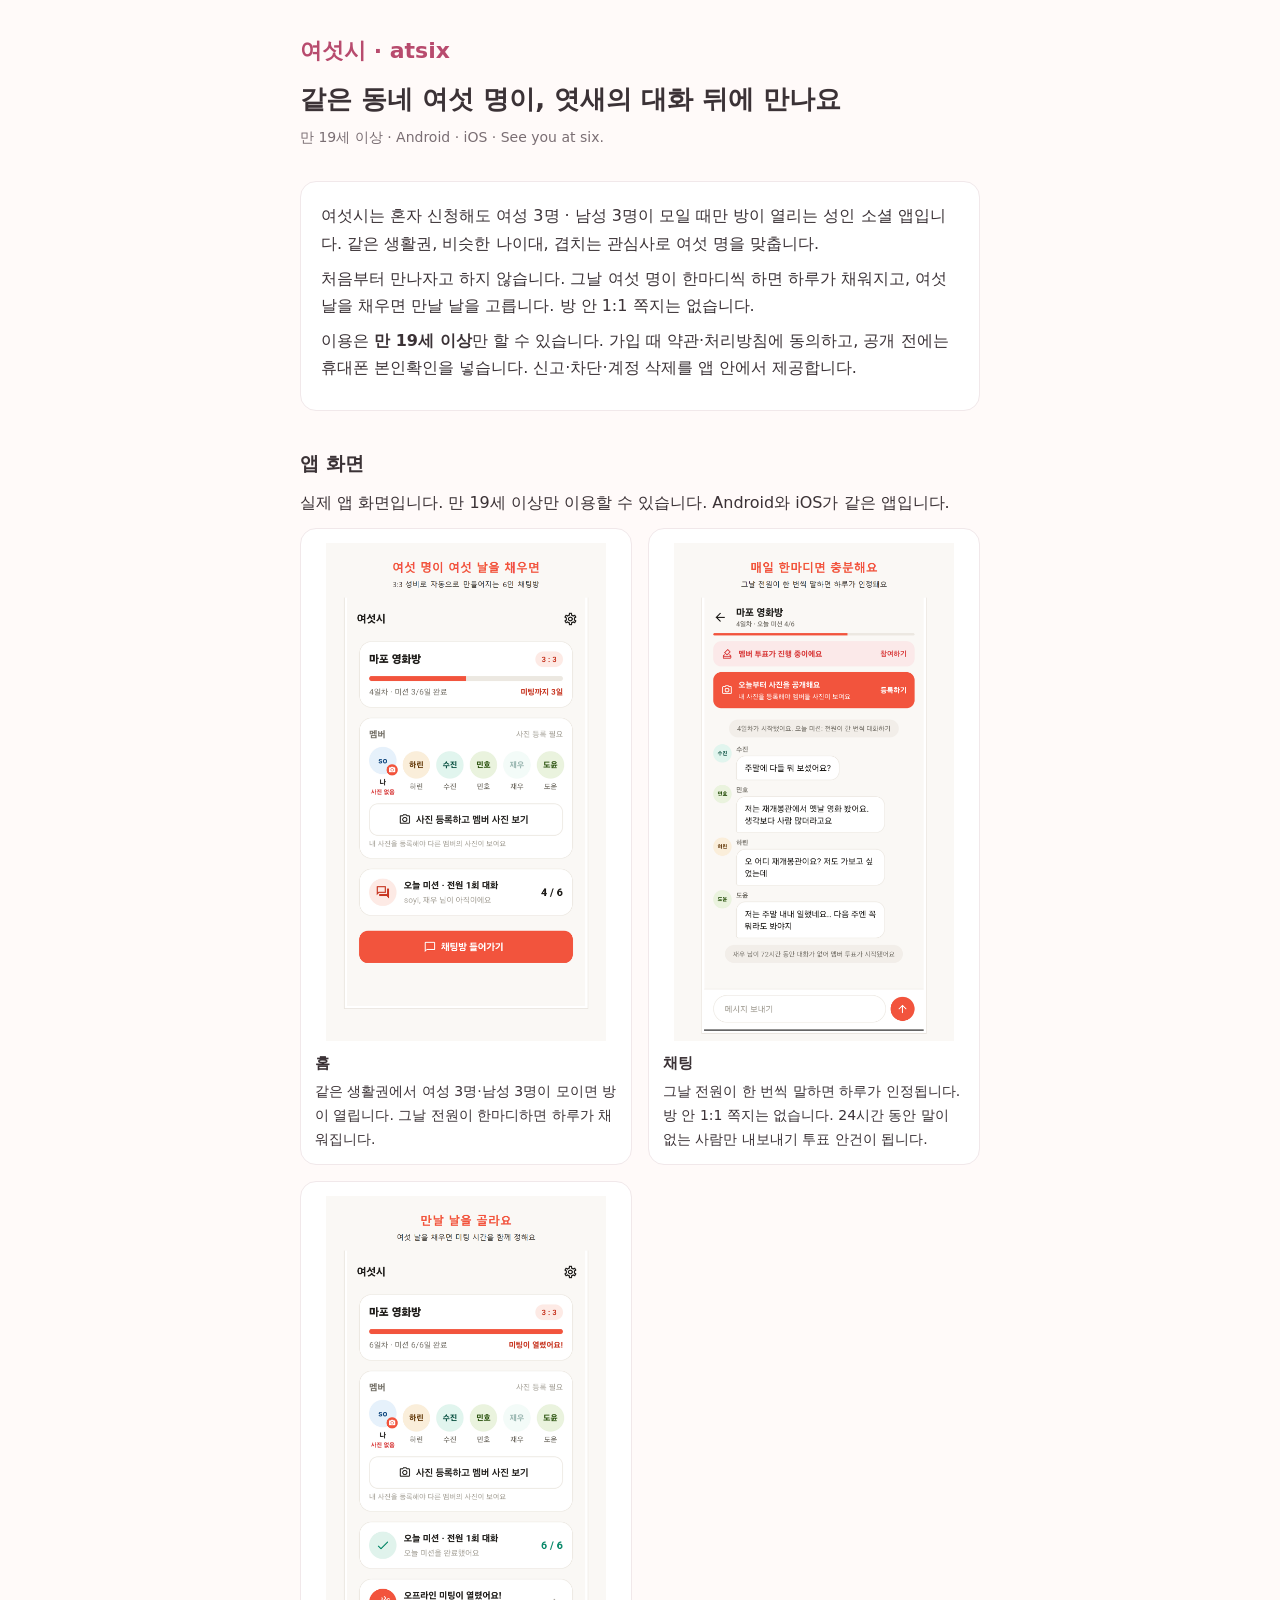
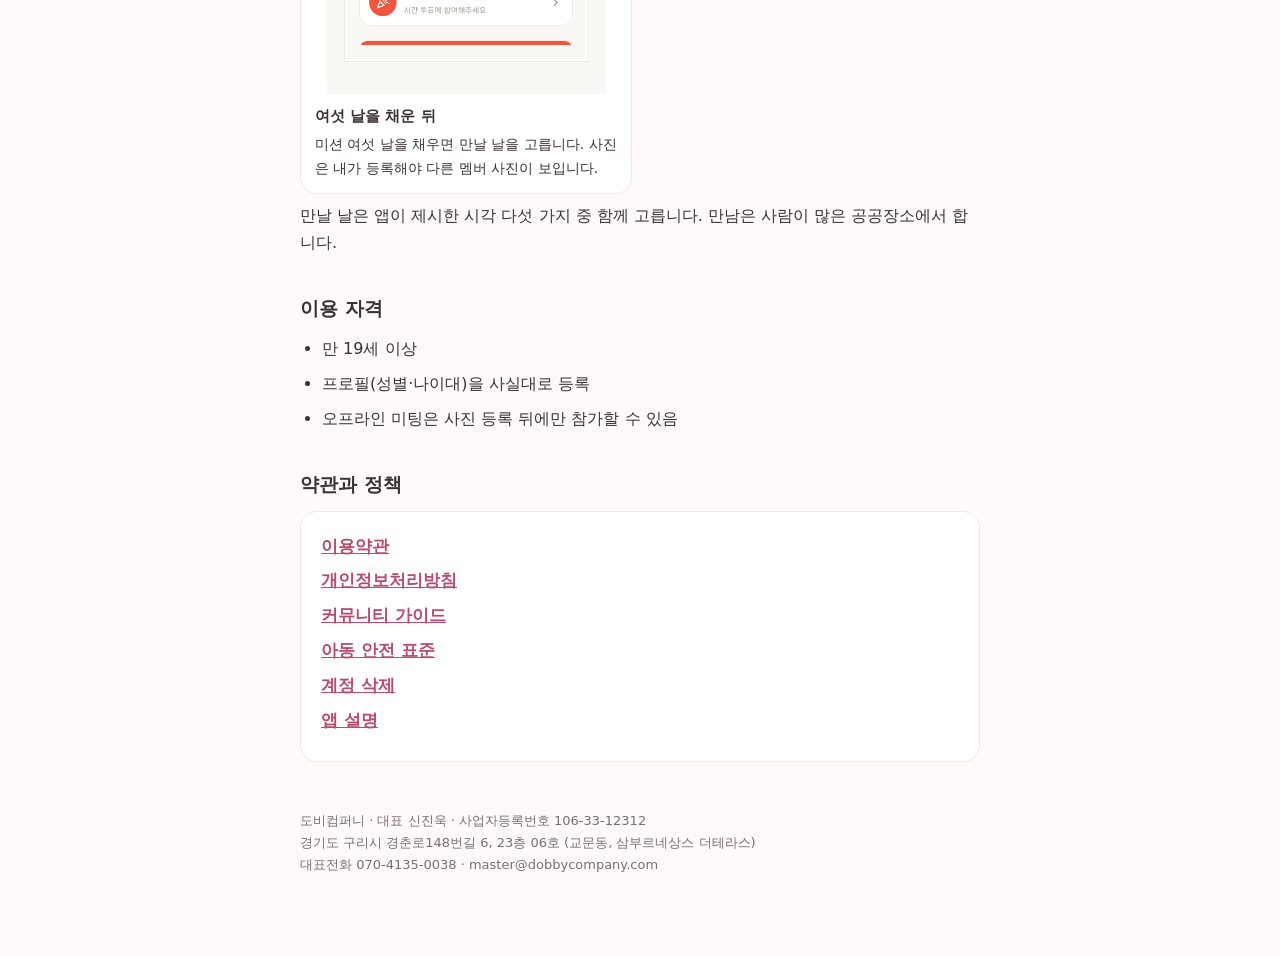
<file: index.html>
<!DOCTYPE html>
<html lang="ko">
<head>
<meta charset="utf-8">
<meta name="viewport" content="width=device-width, initial-scale=1">
<title>여섯시 · atsix</title>
<link rel="stylesheet" href="assets/legal.css">
</head>
<body>
<div class="wrap">
  <header class="site">
    <span class="brand">여섯시 · atsix</span>
    <h1>같은 동네 여섯 명이, 엿새의 대화 뒤에 만나요</h1>
    <p class="meta">만 19세 이상 · Android · iOS · See you at six.</p>
  </header>

  <div class="card">
    <p>여섯시는 혼자 신청해도 여성 3명 · 남성 3명이 모일 때만 방이 열리는 성인 소셜 앱입니다.
    같은 생활권, 비슷한 나이대, 겹치는 관심사로 여섯 명을 맞춥니다.</p>
    <p>처음부터 만나자고 하지 않습니다. 그날 여섯 명이 한마디씩 하면 하루가 채워지고,
    여섯 날을 채우면 만날 날을 고릅니다. 방 안 1:1 쪽지는 없습니다.</p>
    <p>이용은 <strong>만 19세 이상</strong>만 할 수 있습니다. 가입 때 약관·처리방침에 동의하고,
    공개 전에는 휴대폰 본인확인을 넣습니다. 신고·차단·계정 삭제를 앱 안에서 제공합니다.</p>
  </div>

  <h2>앱 화면</h2>
  <p>실제 앱 화면입니다. 만 19세 이상만 이용할 수 있습니다. Android와 iOS가 같은 앱입니다.</p>
  <div class="shots">
    <figure class="shot">
      <img src="assets/screens/screenshot_1.png" width="280" height="498" alt="홈. 3대3 여섯 명 방과 그날 미션 진행">
      <figcaption>
        <strong>홈</strong>
        같은 생활권에서 여성 3명·남성 3명이 모이면 방이 열립니다. 그날 전원이 한마디하면 하루가 채워집니다.
      </figcaption>
    </figure>
    <figure class="shot">
      <img src="assets/screens/screenshot_2.png" width="280" height="498" alt="채팅방. 전원 한마디 미션과 대화">
      <figcaption>
        <strong>채팅</strong>
        그날 전원이 한 번씩 말하면 하루가 인정됩니다. 방 안 1:1 쪽지는 없습니다. 24시간 동안 말이 없는 사람만 내보내기 투표 안건이 됩니다.
      </figcaption>
    </figure>
    <figure class="shot">
      <img src="assets/screens/screenshot_3.png" width="280" height="498" alt="홈. 여섯 날 완료 뒤 오프라인 미팅 안내">
      <figcaption>
        <strong>여섯 날을 채운 뒤</strong>
        미션 여섯 날을 채우면 만날 날을 고릅니다. 사진은 내가 등록해야 다른 멤버 사진이 보입니다.
      </figcaption>
    </figure>
  </div>
  <p>만날 날은 앱이 제시한 시각 다섯 가지 중 함께 고릅니다. 만남은 사람이 많은 공공장소에서 합니다.</p>

  <h2>이용 자격</h2>
  <ul>
    <li>만 19세 이상</li>
    <li>프로필(성별·나이대)을 사실대로 등록</li>
    <li>오프라인 미팅은 사진 등록 뒤에만 참가할 수 있음</li>
  </ul>

  <h2>약관과 정책</h2>
  <div class="card">
    <nav class="docs">
      <a href="terms.html">이용약관</a>
      <a href="privacy.html">개인정보처리방침</a>
      <a href="community.html">커뮤니티 가이드</a>
      <a href="child-safety.html">아동 안전 표준</a>
      <a href="delete.html">계정 삭제</a>
      <a href="app.html">앱 설명</a>
    </nav>
  </div>

  <footer>
    도비컴퍼니 · 대표 신진욱 · 사업자등록번호 106-33-12312<br>
    경기도 구리시 경춘로148번길 6, 23층 06호 (교문동, 삼부르네상스 더테라스)<br>
    대표전화 070-4135-0038 · master@dobbycompany.com
  </footer>
</div>
</body>
</html>
</file>
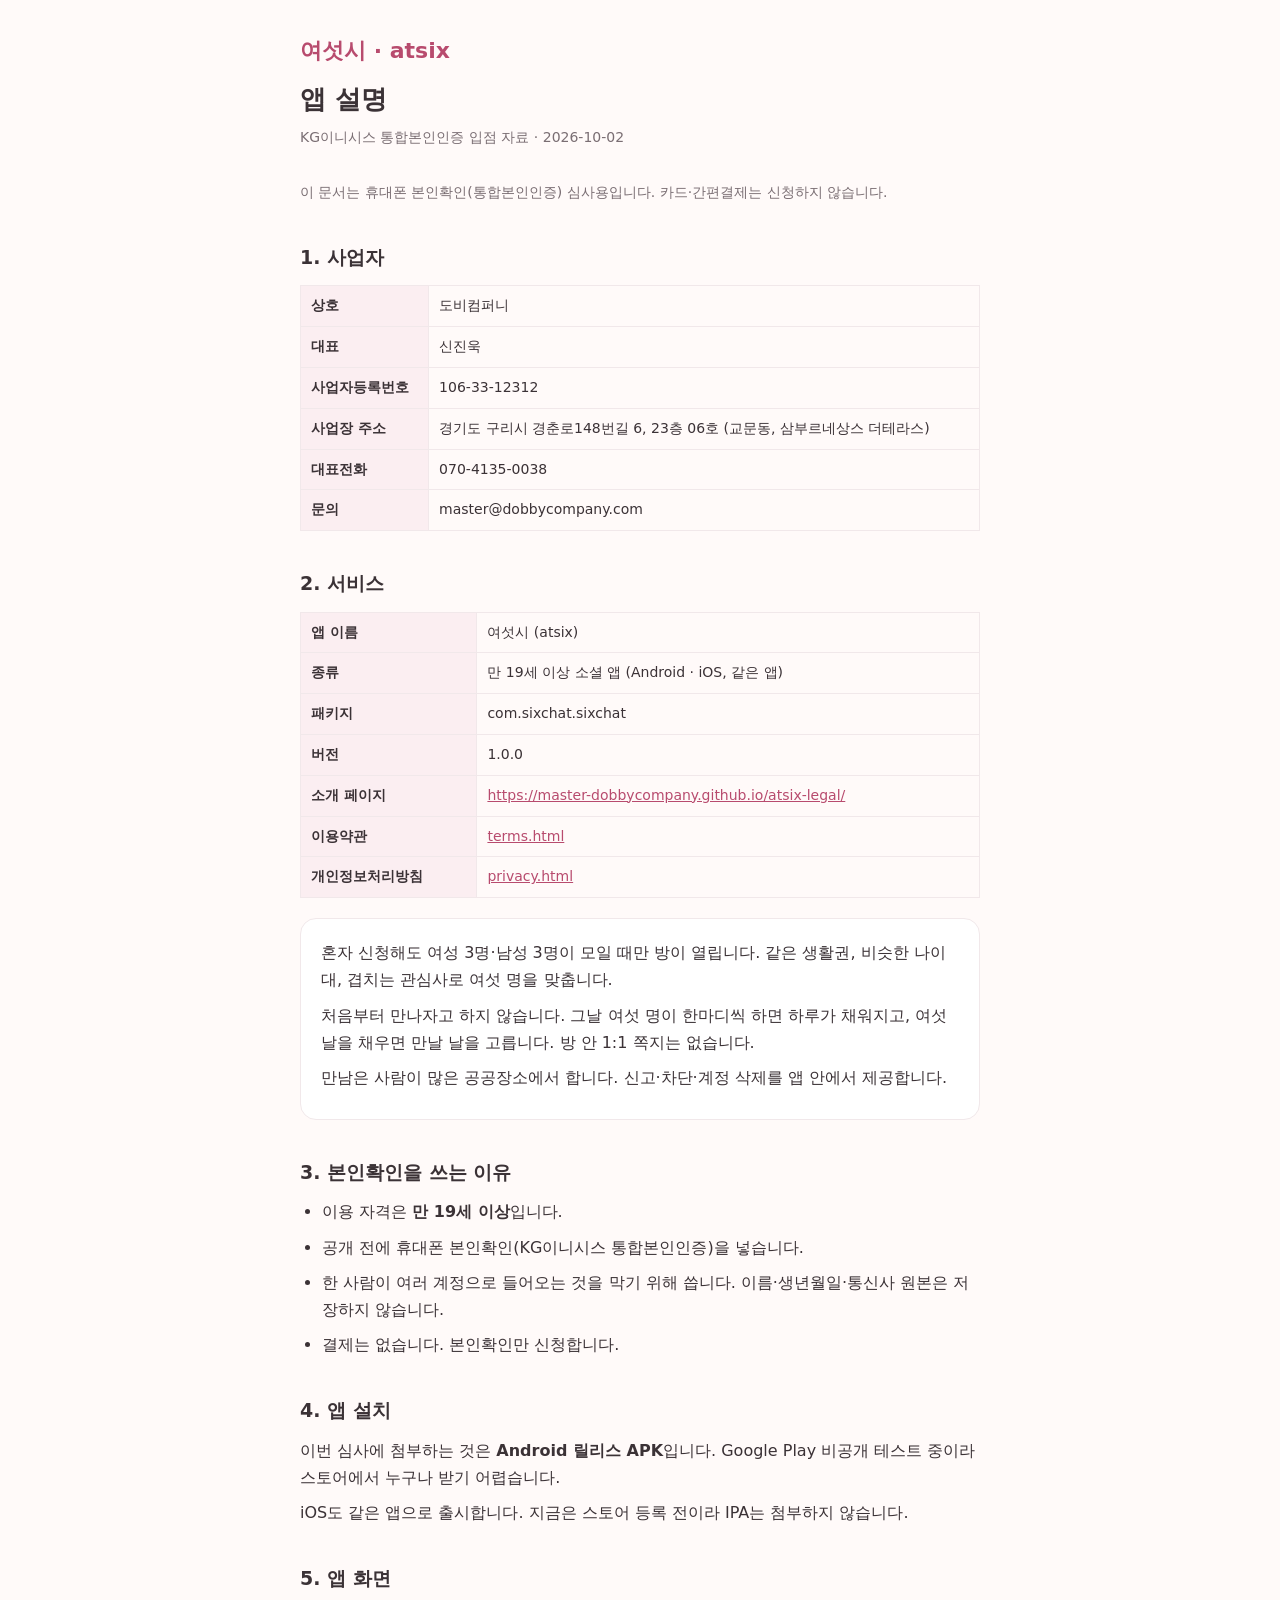
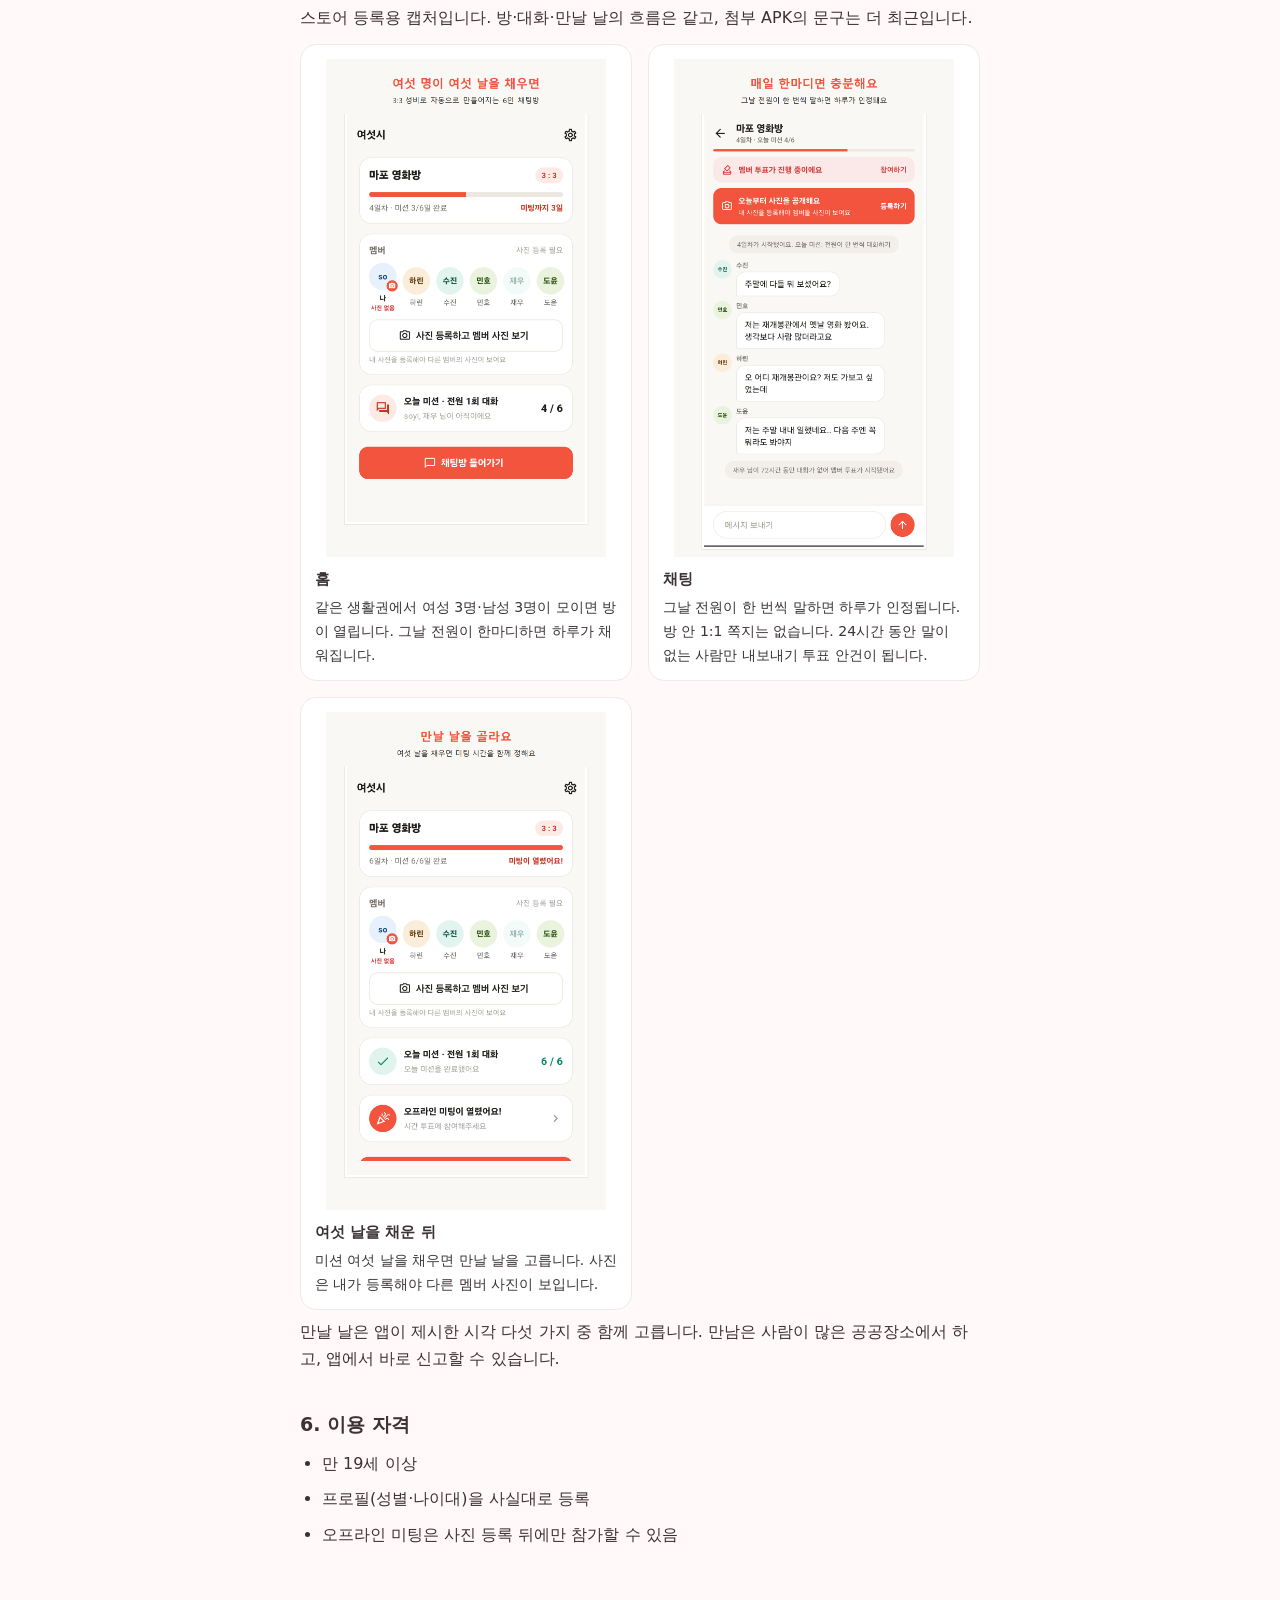
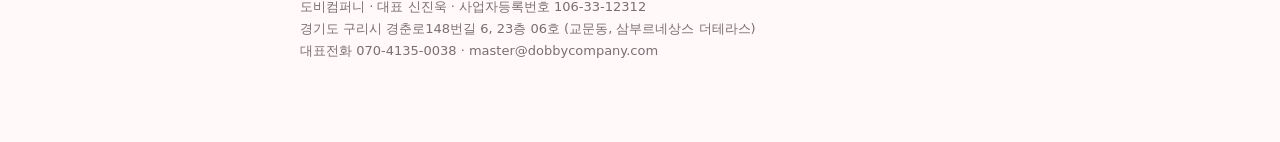
<file: app.html>
<!DOCTYPE html>
<html lang="ko">
<head>
<meta charset="utf-8">
<meta name="viewport" content="width=device-width, initial-scale=1">
<title>여섯시 앱 설명 · 도비컴퍼니</title>
<link rel="stylesheet" href="assets/legal.css">
<style>
  .note { font-size: 14px; color: #7A6E73; margin-bottom: 16px; }
  @media print {
    body { background: #fff; }
    .wrap { max-width: none; padding: 12px 16px 24px; }
    figure.shot { break-inside: avoid; }
    a { color: #1F1B16; text-decoration: none; }
  }
</style>
</head>
<body>
<div class="wrap">
  <header class="site">
    <a class="brand" href="index.html">여섯시 · atsix</a>
    <h1>앱 설명</h1>
    <p class="meta">KG이니시스 통합본인인증 입점 자료 · 2026-10-02</p>
  </header>

  <p class="note">이 문서는 휴대폰 본인확인(통합본인인증) 심사용입니다. 카드·간편결제는 신청하지 않습니다.</p>

  <h2>1. 사업자</h2>
  <table>
    <tr><th>상호</th><td>도비컴퍼니</td></tr>
    <tr><th>대표</th><td>신진욱</td></tr>
    <tr><th>사업자등록번호</th><td>106-33-12312</td></tr>
    <tr><th>사업장 주소</th><td>경기도 구리시 경춘로148번길 6, 23층 06호 (교문동, 삼부르네상스 더테라스)</td></tr>
    <tr><th>대표전화</th><td>070-4135-0038</td></tr>
    <tr><th>문의</th><td>master@dobbycompany.com</td></tr>
  </table>

  <h2>2. 서비스</h2>
  <table>
    <tr><th>앱 이름</th><td>여섯시 (atsix)</td></tr>
    <tr><th>종류</th><td>만 19세 이상 소셜 앱 (Android · iOS, 같은 앱)</td></tr>
    <tr><th>패키지</th><td>com.sixchat.sixchat</td></tr>
    <tr><th>버전</th><td>1.0.0</td></tr>
    <tr><th>소개 페이지</th><td><a href="https://master-dobbycompany.github.io/atsix-legal/">https://master-dobbycompany.github.io/atsix-legal/</a></td></tr>
    <tr><th>이용약관</th><td><a href="https://master-dobbycompany.github.io/atsix-legal/terms.html">terms.html</a></td></tr>
    <tr><th>개인정보처리방침</th><td><a href="https://master-dobbycompany.github.io/atsix-legal/privacy.html">privacy.html</a></td></tr>
  </table>

  <div class="card">
    <p>혼자 신청해도 여성 3명·남성 3명이 모일 때만 방이 열립니다.
    같은 생활권, 비슷한 나이대, 겹치는 관심사로 여섯 명을 맞춥니다.</p>
    <p>처음부터 만나자고 하지 않습니다. 그날 여섯 명이 한마디씩 하면 하루가 채워지고,
    여섯 날을 채우면 만날 날을 고릅니다. 방 안 1:1 쪽지는 없습니다.</p>
    <p>만남은 사람이 많은 공공장소에서 합니다. 신고·차단·계정 삭제를 앱 안에서 제공합니다.</p>
  </div>

  <h2>3. 본인확인을 쓰는 이유</h2>
  <ul>
    <li>이용 자격은 <strong>만 19세 이상</strong>입니다.</li>
    <li>공개 전에 휴대폰 본인확인(KG이니시스 통합본인인증)을 넣습니다.</li>
    <li>한 사람이 여러 계정으로 들어오는 것을 막기 위해 씁니다. 이름·생년월일·통신사 원본은 저장하지 않습니다.</li>
    <li>결제는 없습니다. 본인확인만 신청합니다.</li>
  </ul>

  <h2>4. 앱 설치</h2>
  <p>이번 심사에 첨부하는 것은 <strong>Android 릴리스 APK</strong>입니다.
  Google Play 비공개 테스트 중이라 스토어에서 누구나 받기 어렵습니다.</p>
  <p>iOS도 같은 앱으로 출시합니다. 지금은 스토어 등록 전이라 IPA는 첨부하지 않습니다.</p>

  <h2>5. 앱 화면</h2>
  <p>스토어 등록용 캡처입니다. 방·대화·만날 날의 흐름은 같고, 첨부 APK의 문구는 더 최근입니다.</p>
  <div class="shots">
    <figure class="shot">
      <img src="assets/screens/screenshot_1.png" width="280" height="498" alt="홈. 3대3 여섯 명 방과 그날 미션 진행">
      <figcaption>
        <strong>홈</strong>
        같은 생활권에서 여성 3명·남성 3명이 모이면 방이 열립니다. 그날 전원이 한마디하면 하루가 채워집니다.
      </figcaption>
    </figure>
    <figure class="shot">
      <img src="assets/screens/screenshot_2.png" width="280" height="498" alt="채팅방. 전원 한마디 미션과 대화">
      <figcaption>
        <strong>채팅</strong>
        그날 전원이 한 번씩 말하면 하루가 인정됩니다. 방 안 1:1 쪽지는 없습니다. 24시간 동안 말이 없는 사람만 내보내기 투표 안건이 됩니다.
      </figcaption>
    </figure>
    <figure class="shot">
      <img src="assets/screens/screenshot_3.png" width="280" height="498" alt="홈. 여섯 날 완료 뒤 오프라인 미팅 안내">
      <figcaption>
        <strong>여섯 날을 채운 뒤</strong>
        미션 여섯 날을 채우면 만날 날을 고릅니다. 사진은 내가 등록해야 다른 멤버 사진이 보입니다.
      </figcaption>
    </figure>
  </div>
  <p>만날 날은 앱이 제시한 시각 다섯 가지 중 함께 고릅니다. 만남은 사람이 많은 공공장소에서 하고, 앱에서 바로 신고할 수 있습니다.</p>

  <h2>6. 이용 자격</h2>
  <ul>
    <li>만 19세 이상</li>
    <li>프로필(성별·나이대)을 사실대로 등록</li>
    <li>오프라인 미팅은 사진 등록 뒤에만 참가할 수 있음</li>
  </ul>

  <footer>
    도비컴퍼니 · 대표 신진욱 · 사업자등록번호 106-33-12312<br>
    경기도 구리시 경춘로148번길 6, 23층 06호 (교문동, 삼부르네상스 더테라스)<br>
    대표전화 070-4135-0038 · master@dobbycompany.com
  </footer>
</div>
</body>
</html>
</file>
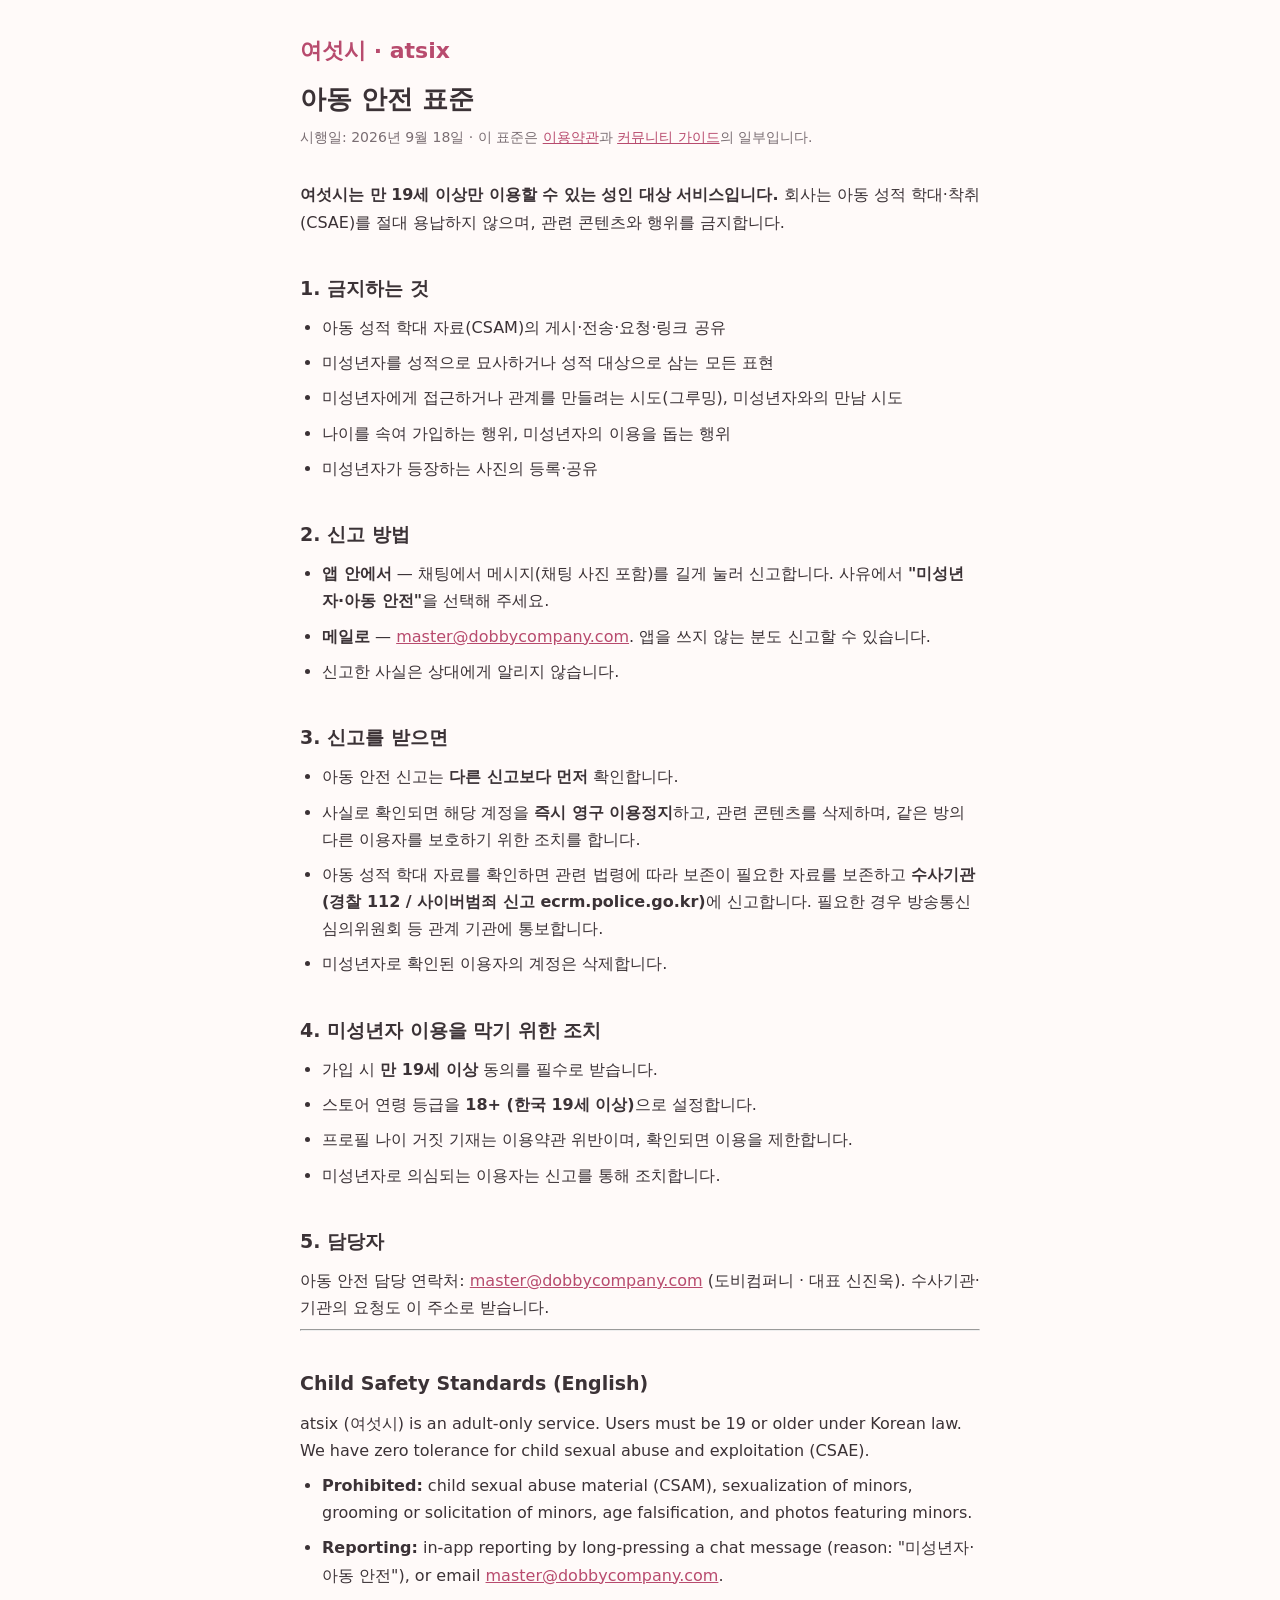
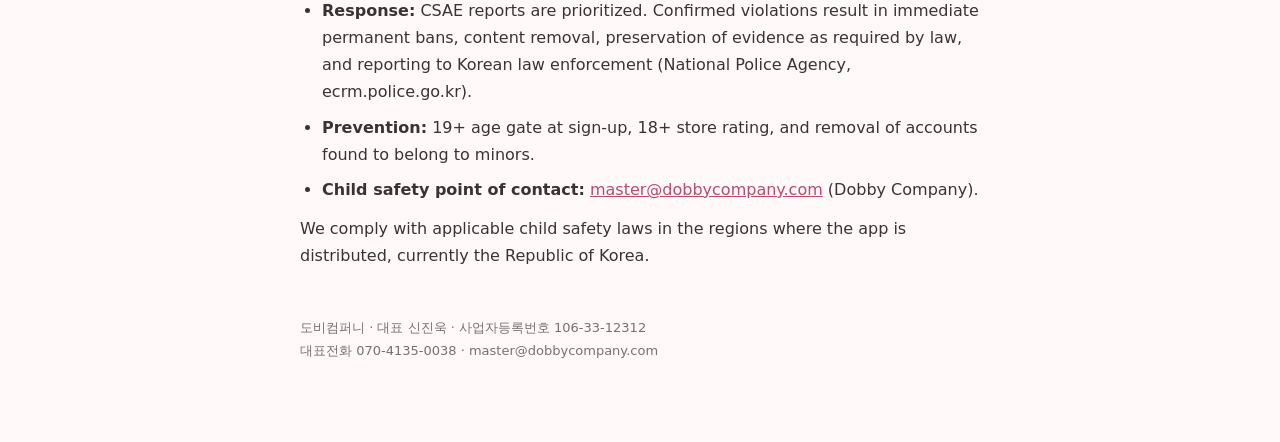
<file: child-safety.html>
<!DOCTYPE html>
<html lang="ko">
<head>
<meta charset="utf-8">
<meta name="viewport" content="width=device-width, initial-scale=1">
<title>여섯시 아동 안전 표준 · Child Safety Standards</title>
<link rel="stylesheet" href="assets/legal.css">
</head>
<body>
<div class="wrap">
  <header class="site">
    <a class="brand" href="index.html">여섯시 · atsix</a>
    <h1>아동 안전 표준</h1>
    <p class="meta">시행일: 2026년 9월 18일 · 이 표준은 <a href="terms.html">이용약관</a>과
    <a href="community.html">커뮤니티 가이드</a>의 일부입니다.</p>
  </header>

  <p><strong>여섯시는 만 19세 이상만 이용할 수 있는 성인 대상 서비스입니다.</strong>
  회사는 아동 성적 학대·착취(CSAE)를 절대 용납하지 않으며, 관련 콘텐츠와 행위를 금지합니다.</p>

  <h2>1. 금지하는 것</h2>
  <ul>
    <li>아동 성적 학대 자료(CSAM)의 게시·전송·요청·링크 공유</li>
    <li>미성년자를 성적으로 묘사하거나 성적 대상으로 삼는 모든 표현</li>
    <li>미성년자에게 접근하거나 관계를 만들려는 시도(그루밍), 미성년자와의 만남 시도</li>
    <li>나이를 속여 가입하는 행위, 미성년자의 이용을 돕는 행위</li>
    <li>미성년자가 등장하는 사진의 등록·공유</li>
  </ul>

  <h2>2. 신고 방법</h2>
  <ul>
    <li><strong>앱 안에서</strong> — 채팅에서 메시지(채팅 사진 포함)를 길게 눌러 신고합니다.
    사유에서 <strong>"미성년자·아동 안전"</strong>을 선택해 주세요.</li>
    <li><strong>메일로</strong> — <a href="mailto:master@dobbycompany.com">master@dobbycompany.com</a>.
    앱을 쓰지 않는 분도 신고할 수 있습니다.</li>
    <li>신고한 사실은 상대에게 알리지 않습니다.</li>
  </ul>

  <h2>3. 신고를 받으면</h2>
  <ul>
    <li>아동 안전 신고는 <strong>다른 신고보다 먼저</strong> 확인합니다.</li>
    <li>사실로 확인되면 해당 계정을 <strong>즉시 영구 이용정지</strong>하고, 관련 콘텐츠를 삭제하며,
    같은 방의 다른 이용자를 보호하기 위한 조치를 합니다.</li>
    <li>아동 성적 학대 자료를 확인하면 관련 법령에 따라 보존이 필요한 자료를 보존하고
    <strong>수사기관(경찰 112 / 사이버범죄 신고 ecrm.police.go.kr)</strong>에 신고합니다.
    필요한 경우 방송통신심의위원회 등 관계 기관에 통보합니다.</li>
    <li>미성년자로 확인된 이용자의 계정은 삭제합니다.</li>
  </ul>

  <h2>4. 미성년자 이용을 막기 위한 조치</h2>
  <ul>
    <li>가입 시 <strong>만 19세 이상</strong> 동의를 필수로 받습니다.</li>
    <li>스토어 연령 등급을 <strong>18+ (한국 19세 이상)</strong>으로 설정합니다.</li>
    <li>프로필 나이 거짓 기재는 이용약관 위반이며, 확인되면 이용을 제한합니다.</li>
    <li>미성년자로 의심되는 이용자는 신고를 통해 조치합니다.</li>
  </ul>

  <h2>5. 담당자</h2>
  <p>아동 안전 담당 연락처: <a href="mailto:master@dobbycompany.com">master@dobbycompany.com</a>
  (도비컴퍼니 · 대표 신진욱). 수사기관·기관의 요청도 이 주소로 받습니다.</p>

  <hr>

  <h2 id="en">Child Safety Standards (English)</h2>
  <p>atsix (여섯시) is an adult-only service. Users must be 19 or older under Korean law.
  We have zero tolerance for child sexual abuse and exploitation (CSAE).</p>
  <ul>
    <li><strong>Prohibited:</strong> child sexual abuse material (CSAM), sexualization of minors,
    grooming or solicitation of minors, age falsification, and photos featuring minors.</li>
    <li><strong>Reporting:</strong> in-app reporting by long-pressing a chat message
    (reason: "미성년자·아동 안전"), or email
    <a href="mailto:master@dobbycompany.com">master@dobbycompany.com</a>.</li>
    <li><strong>Response:</strong> CSAE reports are prioritized. Confirmed violations result in
    immediate permanent bans, content removal, preservation of evidence as required by law, and
    reporting to Korean law enforcement (National Police Agency, ecrm.police.go.kr).</li>
    <li><strong>Prevention:</strong> 19+ age gate at sign-up, 18+ store rating, and removal of
    accounts found to belong to minors.</li>
    <li><strong>Child safety point of contact:</strong>
    <a href="mailto:master@dobbycompany.com">master@dobbycompany.com</a> (Dobby Company).</li>
  </ul>
  <p>We comply with applicable child safety laws in the regions where the app is distributed,
  currently the Republic of Korea.</p>

  <footer>
    도비컴퍼니 · 대표 신진욱 · 사업자등록번호 106-33-12312<br>
    대표전화 070-4135-0038 · master@dobbycompany.com
  </footer>
</div>
</body>
</html>
</file>
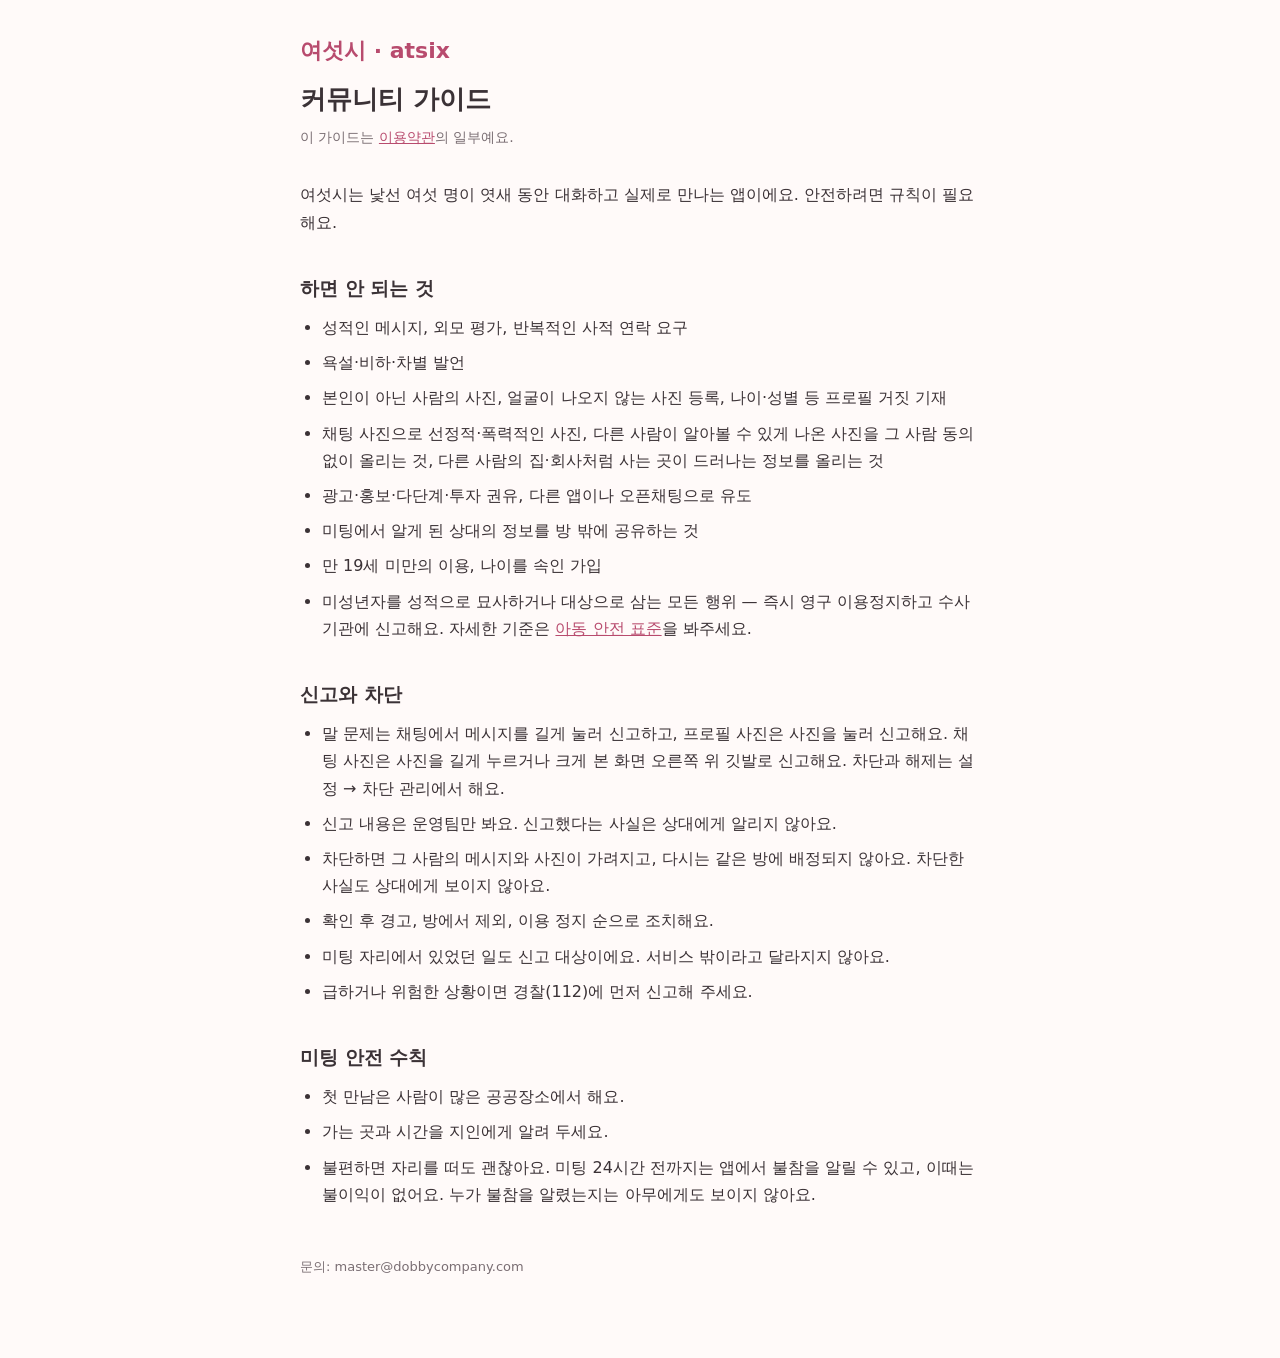
<file: community.html>
<!DOCTYPE html>
<html lang="ko">
<head>
<meta charset="utf-8">
<meta name="viewport" content="width=device-width, initial-scale=1">
<title>여섯시 커뮤니티 가이드</title>
<link rel="stylesheet" href="assets/legal.css">
</head>
<body>
<div class="wrap">
  <header class="site">
    <a class="brand" href="index.html">여섯시 · atsix</a>
    <h1>커뮤니티 가이드</h1>
    <p class="meta">이 가이드는 <a href="terms.html">이용약관</a>의 일부예요.</p>
  </header>

  <p>여섯시는 낯선 여섯 명이 엿새 동안 대화하고 실제로 만나는 앱이에요.
  안전하려면 규칙이 필요해요.</p>

  <h2>하면 안 되는 것</h2>
  <ul>
    <li>성적인 메시지, 외모 평가, 반복적인 사적 연락 요구</li>
    <li>욕설·비하·차별 발언</li>
    <li>본인이 아닌 사람의 사진, 얼굴이 나오지 않는 사진 등록, 나이·성별 등 프로필 거짓 기재</li>
    <li>채팅 사진으로 선정적·폭력적인 사진, 다른 사람이 알아볼 수 있게 나온 사진을 그 사람 동의 없이 올리는 것,
    다른 사람의 집·회사처럼 사는 곳이 드러나는 정보를 올리는 것</li>
    <li>광고·홍보·다단계·투자 권유, 다른 앱이나 오픈채팅으로 유도</li>
    <li>미팅에서 알게 된 상대의 정보를 방 밖에 공유하는 것</li>
    <li>만 19세 미만의 이용, 나이를 속인 가입</li>
    <li>미성년자를 성적으로 묘사하거나 대상으로 삼는 모든 행위 — 즉시 영구 이용정지하고
    수사기관에 신고해요. 자세한 기준은 <a href="child-safety.html">아동 안전 표준</a>을 봐주세요.</li>
  </ul>

  <h2>신고와 차단</h2>
  <ul>
    <li>말 문제는 채팅에서 메시지를 길게 눌러 신고하고, 프로필 사진은 사진을 눌러 신고해요. 채팅 사진은 사진을 길게 누르거나
    크게 본 화면 오른쪽 위 깃발로 신고해요. 차단과 해제는 설정 → 차단 관리에서 해요.</li>
    <li>신고 내용은 운영팀만 봐요. 신고했다는 사실은 상대에게 알리지 않아요.</li>
    <li>차단하면 그 사람의 메시지와 사진이 가려지고, 다시는 같은 방에 배정되지 않아요.
    차단한 사실도 상대에게 보이지 않아요.</li>
    <li>확인 후 경고, 방에서 제외, 이용 정지 순으로 조치해요.</li>
    <li>미팅 자리에서 있었던 일도 신고 대상이에요. 서비스 밖이라고 달라지지 않아요.</li>
    <li>급하거나 위험한 상황이면 경찰(112)에 먼저 신고해 주세요.</li>
  </ul>

  <h2>미팅 안전 수칙</h2>
  <ul>
    <li>첫 만남은 사람이 많은 공공장소에서 해요.</li>
    <li>가는 곳과 시간을 지인에게 알려 두세요.</li>
    <li>불편하면 자리를 떠도 괜찮아요. 미팅 24시간 전까지는 앱에서 불참을 알릴 수 있고,
    이때는 불이익이 없어요. 누가 불참을 알렸는지는 아무에게도 보이지 않아요.</li>
  </ul>

  <footer>
    문의: master@dobbycompany.com
  </footer>
</div>
</body>
</html>
</file>
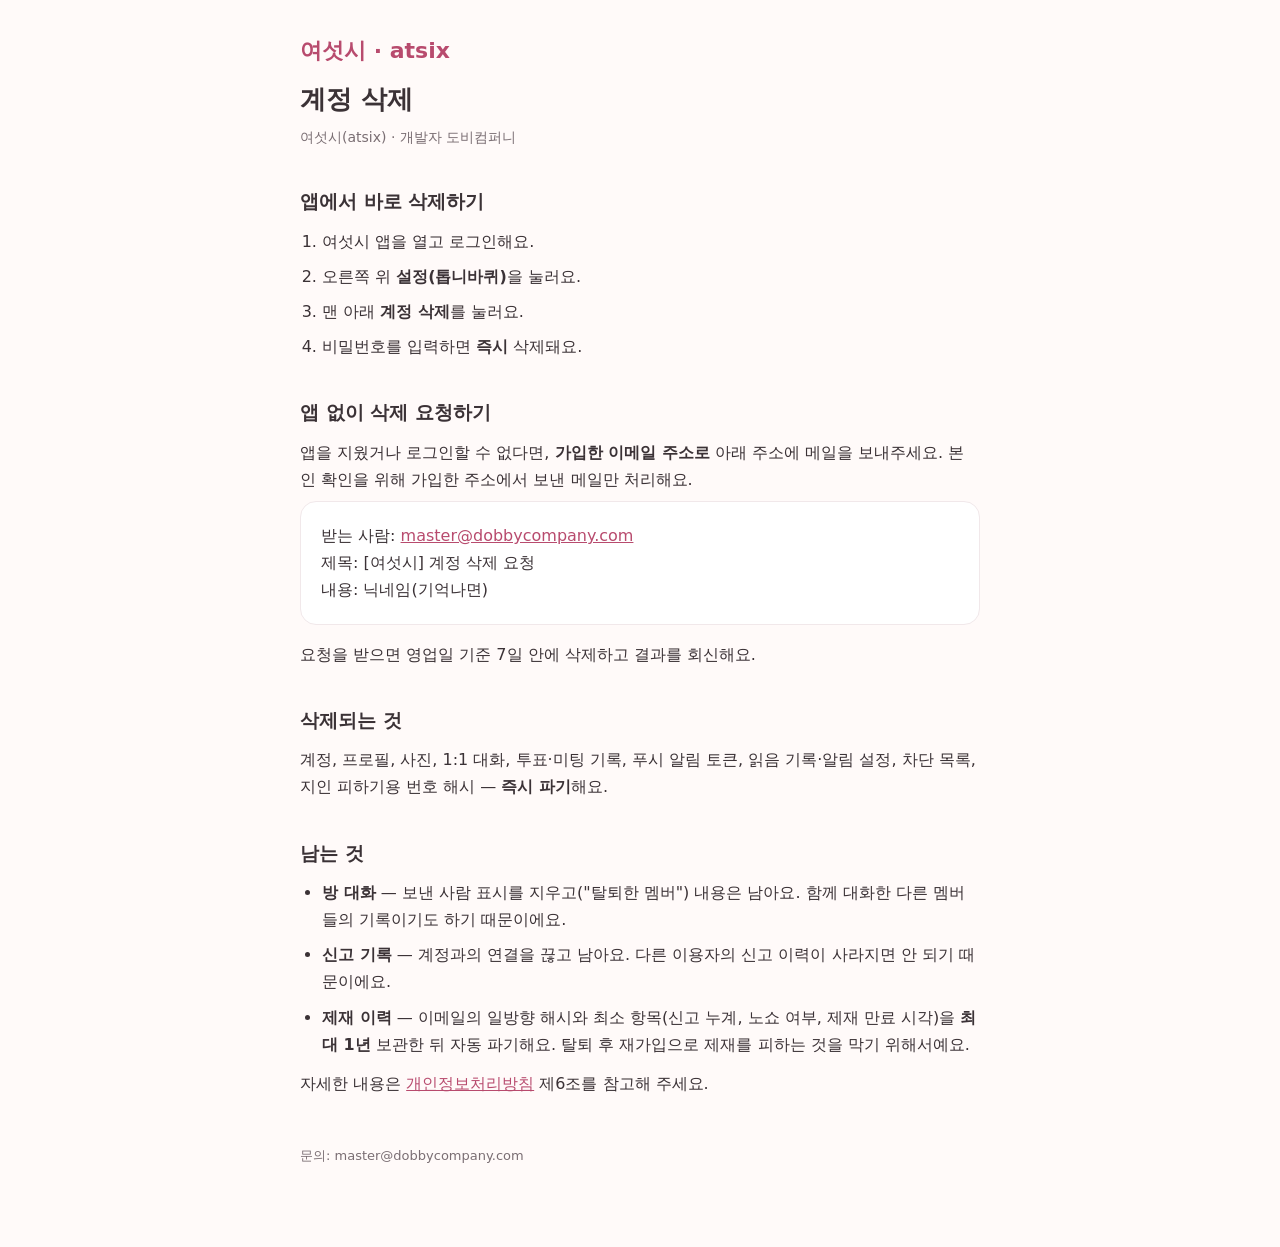
<file: delete.html>
<!DOCTYPE html>
<html lang="ko">
<head>
<meta charset="utf-8">
<meta name="viewport" content="width=device-width, initial-scale=1">
<title>여섯시 계정 삭제</title>
<link rel="stylesheet" href="assets/legal.css">
</head>
<body>
<div class="wrap">
  <!--
    Google Play 데이터 보안 섹션의 "계정 삭제 URL". 계정을 만들 수 있는 앱은 **앱 밖에서도**
    삭제를 요청할 수 있는 페이지가 있어야 한다(앱을 지운 사람도 요청할 수 있어야 한다).
    파기·보존 항목은 privacy.html 제6조와 같아야 한다 — 한쪽만 고치지 말 것.
  -->
  <header class="site">
    <a class="brand" href="index.html">여섯시 · atsix</a>
    <h1>계정 삭제</h1>
    <p class="meta">여섯시(atsix) · 개발자 도비컴퍼니</p>
  </header>

  <h2>앱에서 바로 삭제하기</h2>
  <ol>
    <li>여섯시 앱을 열고 로그인해요.</li>
    <li>오른쪽 위 <strong>설정(톱니바퀴)</strong>을 눌러요.</li>
    <li>맨 아래 <strong>계정 삭제</strong>를 눌러요.</li>
    <li>비밀번호를 입력하면 <strong>즉시</strong> 삭제돼요.</li>
  </ol>

  <h2>앱 없이 삭제 요청하기</h2>
  <p>앱을 지웠거나 로그인할 수 없다면, <strong>가입한 이메일 주소로</strong> 아래 주소에 메일을
  보내주세요. 본인 확인을 위해 가입한 주소에서 보낸 메일만 처리해요.</p>
  <p class="card">
    받는 사람: <a href="mailto:master@dobbycompany.com?subject=%5B%EC%97%AC%EC%84%AF%EC%8B%9C%5D%20%EA%B3%84%EC%A0%95%20%EC%82%AD%EC%A0%9C%20%EC%9A%94%EC%B2%AD">master@dobbycompany.com</a><br>
    제목: [여섯시] 계정 삭제 요청<br>
    내용: 닉네임(기억나면)
  </p>
  <p>요청을 받으면 영업일 기준 7일 안에 삭제하고 결과를 회신해요.</p>

  <h2>삭제되는 것</h2>
  <p>계정, 프로필, 사진, 1:1 대화, 투표·미팅 기록, 푸시 알림 토큰, 읽음 기록·알림 설정, 차단 목록,
  지인 피하기용 번호 해시 — <strong>즉시 파기</strong>해요.</p>

  <h2>남는 것</h2>
  <ul>
    <li><strong>방 대화</strong> — 보낸 사람 표시를 지우고("탈퇴한 멤버") 내용은 남아요.
    함께 대화한 다른 멤버들의 기록이기도 하기 때문이에요.</li>
    <li><strong>신고 기록</strong> — 계정과의 연결을 끊고 남아요. 다른 이용자의 신고 이력이
    사라지면 안 되기 때문이에요.</li>
    <li><strong>제재 이력</strong> — 이메일의 일방향 해시와 최소 항목(신고 누계, 노쇼 여부, 제재
    만료 시각)을 <strong>최대 1년</strong> 보관한 뒤 자동 파기해요. 탈퇴 후 재가입으로 제재를
    피하는 것을 막기 위해서예요.</li>
  </ul>
  <p>자세한 내용은 <a href="privacy.html">개인정보처리방침</a> 제6조를 참고해 주세요.</p>

  <footer>
    문의: master@dobbycompany.com
  </footer>
</div>
</body>
</html>
</file>
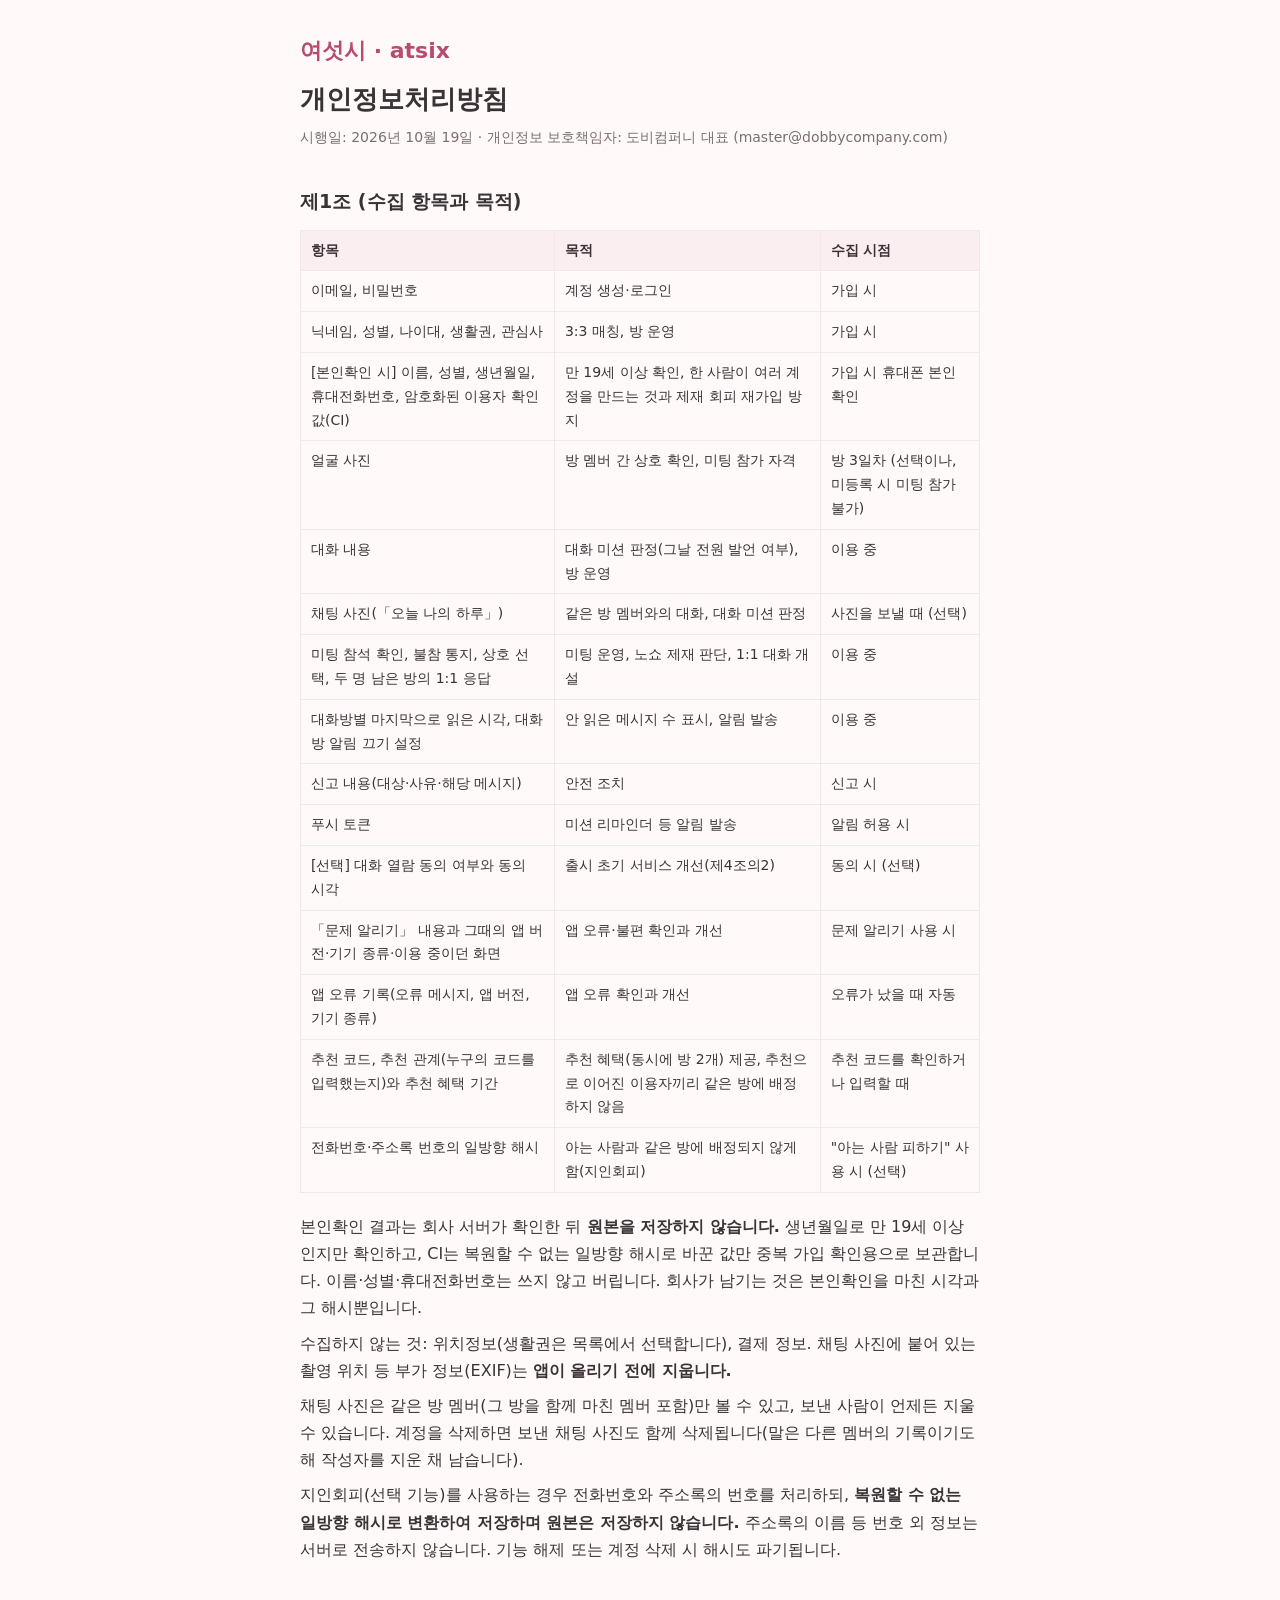
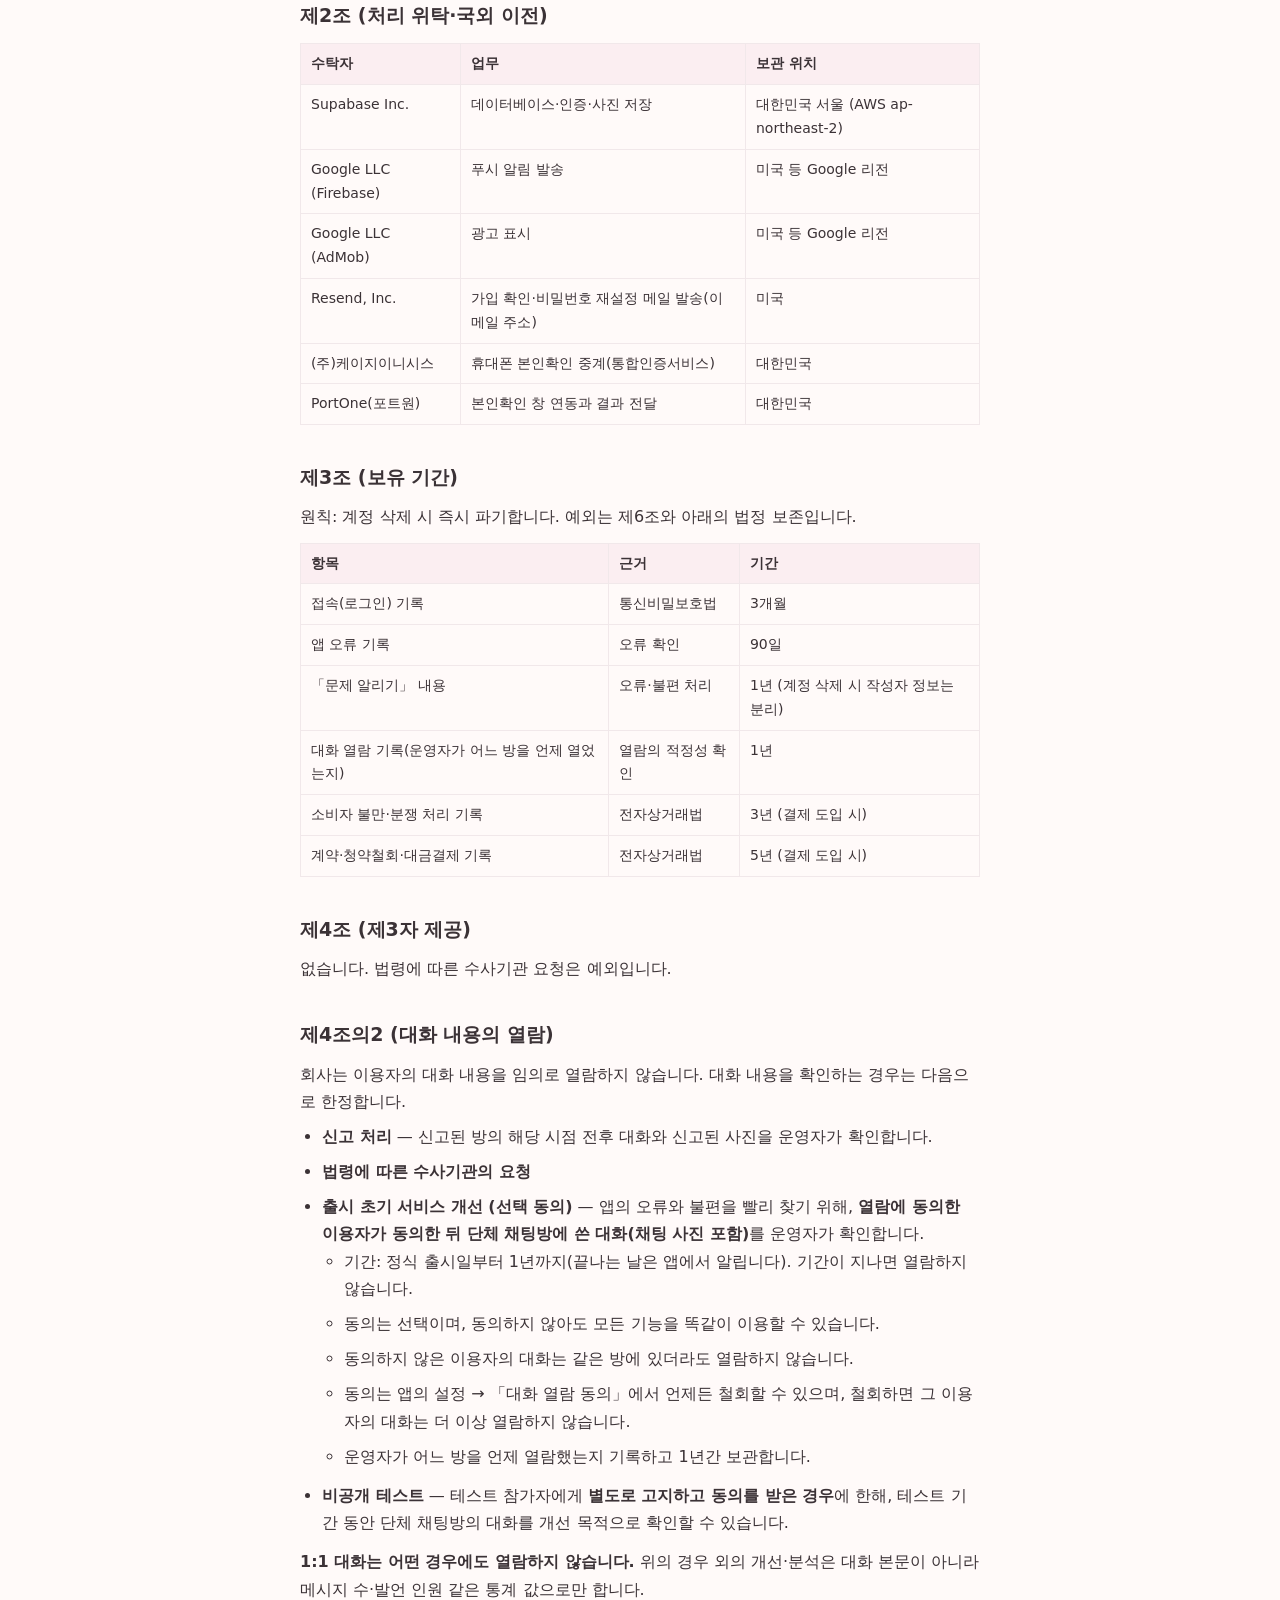
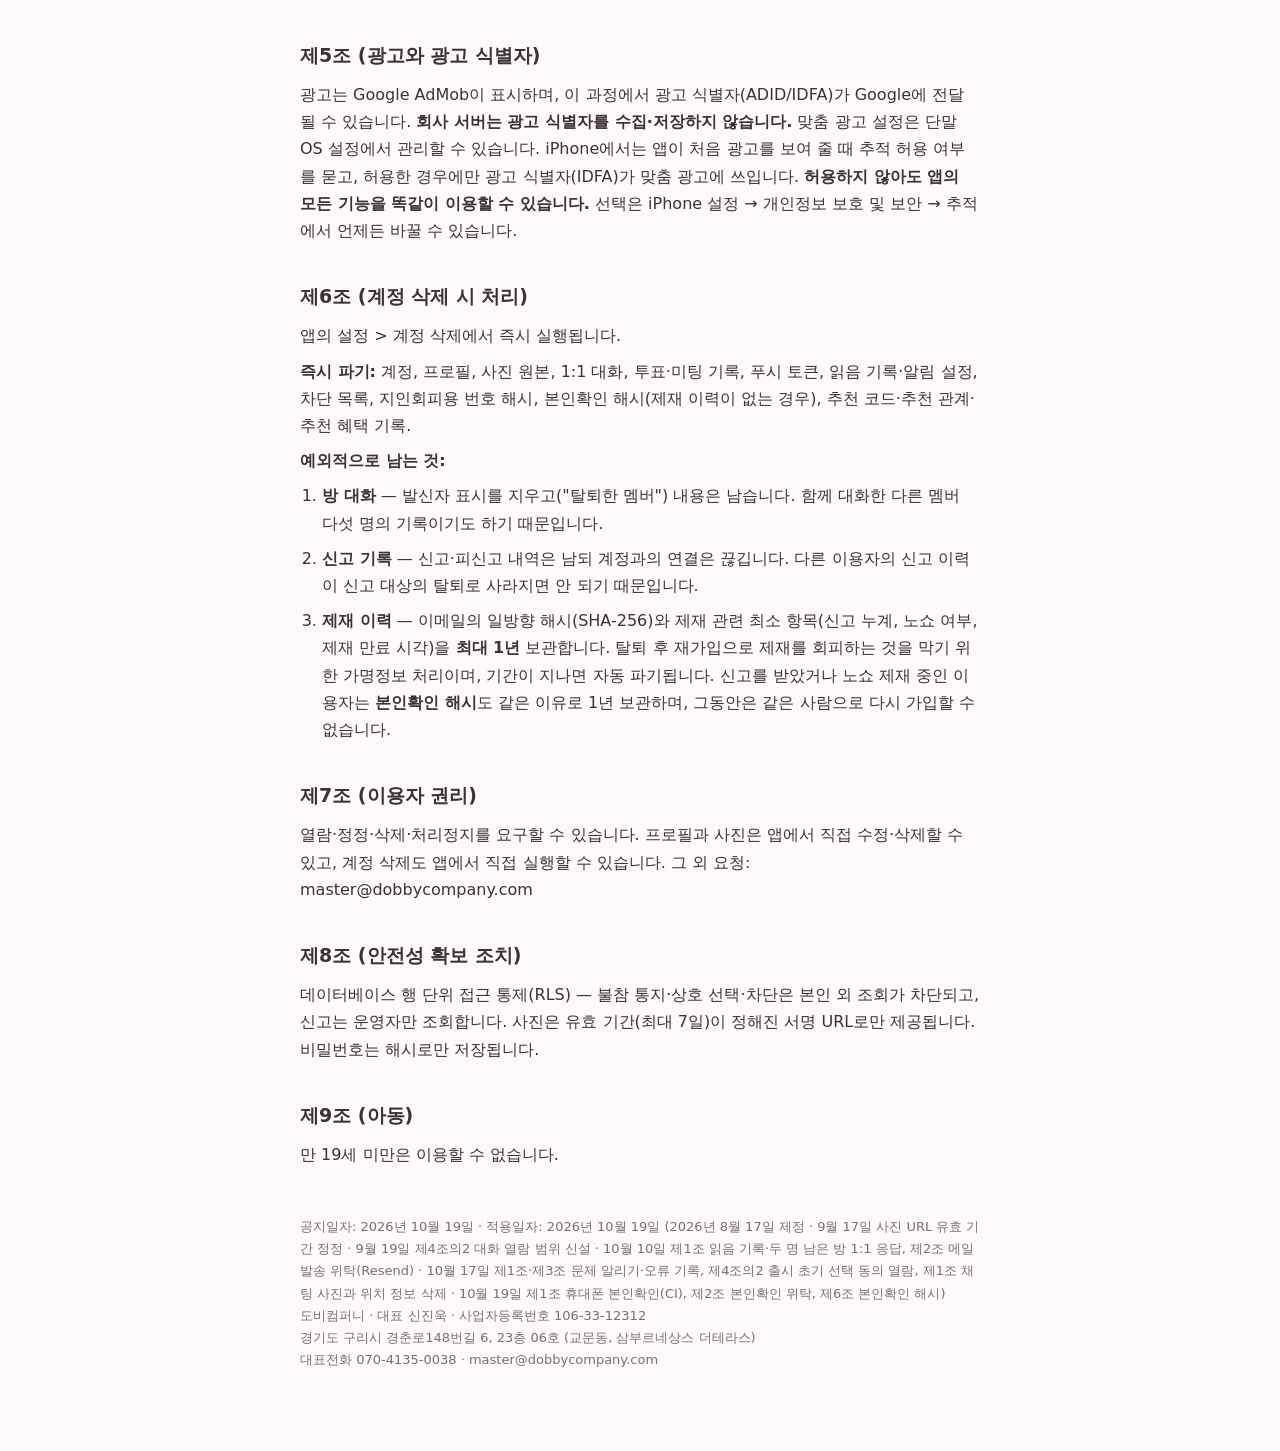
<file: privacy.html>
<!DOCTYPE html>
<html lang="ko">
<head>
<meta charset="utf-8">
<meta name="viewport" content="width=device-width, initial-scale=1">
<title>여섯시 개인정보처리방침</title>
<link rel="stylesheet" href="assets/legal.css">
</head>
<body>
<div class="wrap">
  <header class="site">
    <a class="brand" href="index.html">여섯시 · atsix</a>
    <h1>개인정보처리방침</h1>
    <p class="meta">시행일: 2026년 10월 19일 ·
    개인정보 보호책임자: 도비컴퍼니 대표 (master@dobbycompany.com)</p>
  </header>

  <h2>제1조 (수집 항목과 목적)</h2>
  <table>
    <tr><th>항목</th><th>목적</th><th>수집 시점</th></tr>
    <tr><td>이메일, 비밀번호</td><td>계정 생성·로그인</td><td>가입 시</td></tr>
    <tr><td>닉네임, 성별, 나이대, 생활권, 관심사</td><td>3:3 매칭, 방 운영</td><td>가입 시</td></tr>
    <tr><td>[본인확인 시] 이름, 성별, 생년월일, 휴대전화번호, 암호화된 이용자 확인값(CI)</td><td>만 19세 이상 확인, 한 사람이 여러 계정을 만드는 것과 제재 회피 재가입 방지</td><td>가입 시 휴대폰 본인확인</td></tr>
    <tr><td>얼굴 사진</td><td>방 멤버 간 상호 확인, 미팅 참가 자격</td><td>방 3일차 (선택이나, 미등록 시 미팅 참가 불가)</td></tr>
    <tr><td>대화 내용</td><td>대화 미션 판정(그날 전원 발언 여부), 방 운영</td><td>이용 중</td></tr>
    <tr><td>채팅 사진(「오늘 나의 하루」)</td><td>같은 방 멤버와의 대화, 대화 미션 판정</td><td>사진을 보낼 때 (선택)</td></tr>
    <tr><td>미팅 참석 확인, 불참 통지, 상호 선택, 두 명 남은 방의 1:1 응답</td><td>미팅 운영, 노쇼 제재 판단, 1:1 대화 개설</td><td>이용 중</td></tr>
    <tr><td>대화방별 마지막으로 읽은 시각, 대화방 알림 끄기 설정</td><td>안 읽은 메시지 수 표시, 알림 발송</td><td>이용 중</td></tr>
    <tr><td>신고 내용(대상·사유·해당 메시지)</td><td>안전 조치</td><td>신고 시</td></tr>
    <tr><td>푸시 토큰</td><td>미션 리마인더 등 알림 발송</td><td>알림 허용 시</td></tr>
    <tr><td>[선택] 대화 열람 동의 여부와 동의 시각</td><td>출시 초기 서비스 개선(제4조의2)</td><td>동의 시 (선택)</td></tr>
    <tr><td>「문제 알리기」 내용과 그때의 앱 버전·기기 종류·이용 중이던 화면</td><td>앱 오류·불편 확인과 개선</td><td>문제 알리기 사용 시</td></tr>
    <tr><td>앱 오류 기록(오류 메시지, 앱 버전, 기기 종류)</td><td>앱 오류 확인과 개선</td><td>오류가 났을 때 자동</td></tr>
    <tr><td>추천 코드, 추천 관계(누구의 코드를 입력했는지)와 추천 혜택 기간</td><td>추천 혜택(동시에 방 2개) 제공, 추천으로 이어진 이용자끼리 같은 방에 배정하지 않음</td><td>추천 코드를 확인하거나 입력할 때</td></tr>
    <tr><td>전화번호·주소록 번호의 일방향 해시</td><td>아는 사람과 같은 방에 배정되지 않게 함(지인회피)</td><td>"아는 사람 피하기" 사용 시 (선택)</td></tr>
  </table>
  <p>본인확인 결과는 회사 서버가 확인한 뒤 <strong>원본을 저장하지 않습니다.</strong> 생년월일로 만 19세 이상인지만
  확인하고, CI는 복원할 수 없는 일방향 해시로 바꾼 값만 중복 가입 확인용으로 보관합니다.
  이름·성별·휴대전화번호는 쓰지 않고 버립니다. 회사가 남기는 것은 본인확인을 마친 시각과 그 해시뿐입니다.</p>
  <p>수집하지 않는 것: 위치정보(생활권은 목록에서 선택합니다), 결제 정보.
  채팅 사진에 붙어 있는 촬영 위치 등 부가 정보(EXIF)는 <strong>앱이 올리기 전에 지웁니다.</strong></p>
  <p>채팅 사진은 같은 방 멤버(그 방을 함께 마친 멤버 포함)만 볼 수 있고, 보낸 사람이 언제든 지울 수 있습니다.
  계정을 삭제하면 보낸 채팅 사진도 함께 삭제됩니다(말은 다른 멤버의 기록이기도 해 작성자를 지운 채 남습니다).</p>
  <p>지인회피(선택 기능)를 사용하는 경우 전화번호와 주소록의 번호를 처리하되, <strong>복원할
  수 없는 일방향 해시로 변환하여 저장하며 원본은 저장하지 않습니다.</strong> 주소록의 이름 등
  번호 외 정보는 서버로 전송하지 않습니다. 기능 해제 또는 계정 삭제 시 해시도 파기됩니다.</p>

  <h2>제2조 (처리 위탁·국외 이전)</h2>
  <table>
    <tr><th>수탁자</th><th>업무</th><th>보관 위치</th></tr>
    <tr><td>Supabase Inc.</td><td>데이터베이스·인증·사진 저장</td><td>대한민국 서울 (AWS ap-northeast-2)</td></tr>
    <tr><td>Google LLC (Firebase)</td><td>푸시 알림 발송</td><td>미국 등 Google 리전</td></tr>
    <tr><td>Google LLC (AdMob)</td><td>광고 표시</td><td>미국 등 Google 리전</td></tr>
    <tr><td>Resend, Inc.</td><td>가입 확인·비밀번호 재설정 메일 발송(이메일 주소)</td><td>미국</td></tr>
    <tr><td>(주)케이지이니시스</td><td>휴대폰 본인확인 중계(통합인증서비스)</td><td>대한민국</td></tr>
    <tr><td>PortOne(포트원)</td><td>본인확인 창 연동과 결과 전달</td><td>대한민국</td></tr>
  </table>

  <h2>제3조 (보유 기간)</h2>
  <p>원칙: 계정 삭제 시 즉시 파기합니다. 예외는 제6조와 아래의 법정 보존입니다.</p>
  <table>
    <tr><th>항목</th><th>근거</th><th>기간</th></tr>
    <tr><td>접속(로그인) 기록</td><td>통신비밀보호법</td><td>3개월</td></tr>
    <tr><td>앱 오류 기록</td><td>오류 확인</td><td>90일</td></tr>
    <tr><td>「문제 알리기」 내용</td><td>오류·불편 처리</td><td>1년 (계정 삭제 시 작성자 정보는 분리)</td></tr>
    <tr><td>대화 열람 기록(운영자가 어느 방을 언제 열었는지)</td><td>열람의 적정성 확인</td><td>1년</td></tr>
    <tr><td>소비자 불만·분쟁 처리 기록</td><td>전자상거래법</td><td>3년 (결제 도입 시)</td></tr>
    <tr><td>계약·청약철회·대금결제 기록</td><td>전자상거래법</td><td>5년 (결제 도입 시)</td></tr>
  </table>

  <h2>제4조 (제3자 제공)</h2>
  <p>없습니다. 법령에 따른 수사기관 요청은 예외입니다.</p>

  <h2>제4조의2 (대화 내용의 열람)</h2>
  <p>회사는 이용자의 대화 내용을 임의로 열람하지 않습니다. 대화 내용을 확인하는 경우는 다음으로 한정합니다.</p>
  <ul>
    <li><strong>신고 처리</strong> — 신고된 방의 해당 시점 전후 대화와 신고된 사진을 운영자가 확인합니다.</li>
    <li><strong>법령에 따른 수사기관의 요청</strong></li>
    <li><strong>출시 초기 서비스 개선 (선택 동의)</strong> — 앱의 오류와 불편을 빨리 찾기 위해,
    <strong>열람에 동의한 이용자가 동의한 뒤 단체 채팅방에 쓴 대화(채팅 사진 포함)</strong>를 운영자가 확인합니다.
    <ul>
      <li>기간: 정식 출시일부터 1년까지(끝나는 날은 앱에서 알립니다). 기간이 지나면 열람하지 않습니다.</li>
      <li>동의는 선택이며, 동의하지 않아도 모든 기능을 똑같이 이용할 수 있습니다.</li>
      <li>동의하지 않은 이용자의 대화는 같은 방에 있더라도 열람하지 않습니다.</li>
      <li>동의는 앱의 설정 → 「대화 열람 동의」에서 언제든 철회할 수 있으며, 철회하면 그 이용자의 대화는 더 이상 열람하지 않습니다.</li>
      <li>운영자가 어느 방을 언제 열람했는지 기록하고 1년간 보관합니다.</li>
    </ul></li>
    <li><strong>비공개 테스트</strong> — 테스트 참가자에게 <strong>별도로 고지하고 동의를 받은 경우</strong>에
    한해, 테스트 기간 동안 단체 채팅방의 대화를 개선 목적으로 확인할 수 있습니다.</li>
  </ul>
  <p><strong>1:1 대화는 어떤 경우에도 열람하지 않습니다.</strong> 위의 경우 외의 개선·분석은 대화 본문이
  아니라 메시지 수·발언 인원 같은 통계 값으로만 합니다.</p>

  <h2>제5조 (광고와 광고 식별자)</h2>
  <p>광고는 Google AdMob이 표시하며, 이 과정에서 광고 식별자(ADID/IDFA)가 Google에
  전달될 수 있습니다. <strong>회사 서버는 광고 식별자를 수집·저장하지 않습니다.</strong>
  맞춤 광고 설정은 단말 OS 설정에서 관리할 수 있습니다.
  iPhone에서는 앱이 처음 광고를 보여 줄 때 추적 허용 여부를 묻고, 허용한 경우에만
  광고 식별자(IDFA)가 맞춤 광고에 쓰입니다. <strong>허용하지 않아도 앱의 모든 기능을 똑같이
  이용할 수 있습니다.</strong> 선택은 iPhone 설정 → 개인정보 보호 및 보안 → 추적에서 언제든 바꿀 수 있습니다.</p>

  <h2>제6조 (계정 삭제 시 처리)</h2>
  <p>앱의 설정 &gt; 계정 삭제에서 즉시 실행됩니다.</p>
  <p><strong>즉시 파기:</strong> 계정, 프로필, 사진 원본, 1:1 대화, 투표·미팅 기록, 푸시 토큰, 읽음 기록·알림 설정,
  차단 목록, 지인회피용 번호 해시, 본인확인 해시(제재 이력이 없는 경우), 추천 코드·추천 관계·추천 혜택 기록.</p>
  <p><strong>예외적으로 남는 것:</strong></p>
  <ol>
    <li><strong>방 대화</strong> — 발신자 표시를 지우고("탈퇴한 멤버") 내용은 남습니다. 함께
    대화한 다른 멤버 다섯 명의 기록이기도 하기 때문입니다.</li>
    <li><strong>신고 기록</strong> — 신고·피신고 내역은 남되 계정과의 연결은 끊깁니다. 다른
    이용자의 신고 이력이 신고 대상의 탈퇴로 사라지면 안 되기 때문입니다.</li>
    <li><strong>제재 이력</strong> — 이메일의 일방향 해시(SHA-256)와 제재 관련 최소 항목(신고
    누계, 노쇼 여부, 제재 만료 시각)을 <strong>최대 1년</strong> 보관합니다. 탈퇴 후 재가입으로
    제재를 회피하는 것을 막기 위한 가명정보 처리이며, 기간이 지나면 자동 파기됩니다.
    신고를 받았거나 노쇼 제재 중인 이용자는 <strong>본인확인 해시</strong>도 같은 이유로 1년 보관하며,
    그동안은 같은 사람으로 다시 가입할 수 없습니다.</li>
  </ol>

  <h2>제7조 (이용자 권리)</h2>
  <p>열람·정정·삭제·처리정지를 요구할 수 있습니다. 프로필과 사진은 앱에서 직접 수정·삭제할
  수 있고, 계정 삭제도 앱에서 직접 실행할 수 있습니다. 그 외 요청:
  master@dobbycompany.com</p>

  <h2>제8조 (안전성 확보 조치)</h2>
  <p>데이터베이스 행 단위 접근 통제(RLS) — 불참 통지·상호 선택·차단은 본인 외 조회가
  차단되고, 신고는 운영자만 조회합니다. 사진은 유효 기간(최대 7일)이 정해진 서명 URL로만 제공됩니다.
  비밀번호는 해시로만 저장됩니다.</p>

  <h2>제9조 (아동)</h2>
  <p>만 19세 미만은 이용할 수 없습니다.</p>

  <footer>
    공지일자: 2026년 10월 19일 · 적용일자: 2026년 10월 19일 (2026년 8월 17일 제정 · 9월 17일 사진 URL 유효 기간 정정 · 9월 19일 제4조의2 대화 열람 범위 신설 · 10월 10일 제1조 읽음 기록·두 명 남은 방 1:1 응답, 제2조 메일 발송 위탁(Resend) · 10월 17일 제1조·제3조 문제 알리기·오류 기록, 제4조의2 출시 초기 선택 동의 열람, 제1조 채팅 사진과 위치 정보 삭제 · 10월 19일 제1조 휴대폰 본인확인(CI), 제2조 본인확인 위탁, 제6조 본인확인 해시)<br>
    도비컴퍼니 · 대표 신진욱 · 사업자등록번호 106-33-12312<br>
    경기도 구리시 경춘로148번길 6, 23층 06호 (교문동, 삼부르네상스 더테라스)<br>
    대표전화 070-4135-0038 · master@dobbycompany.com
  </footer>
</div>
</body>
</html>
</file>
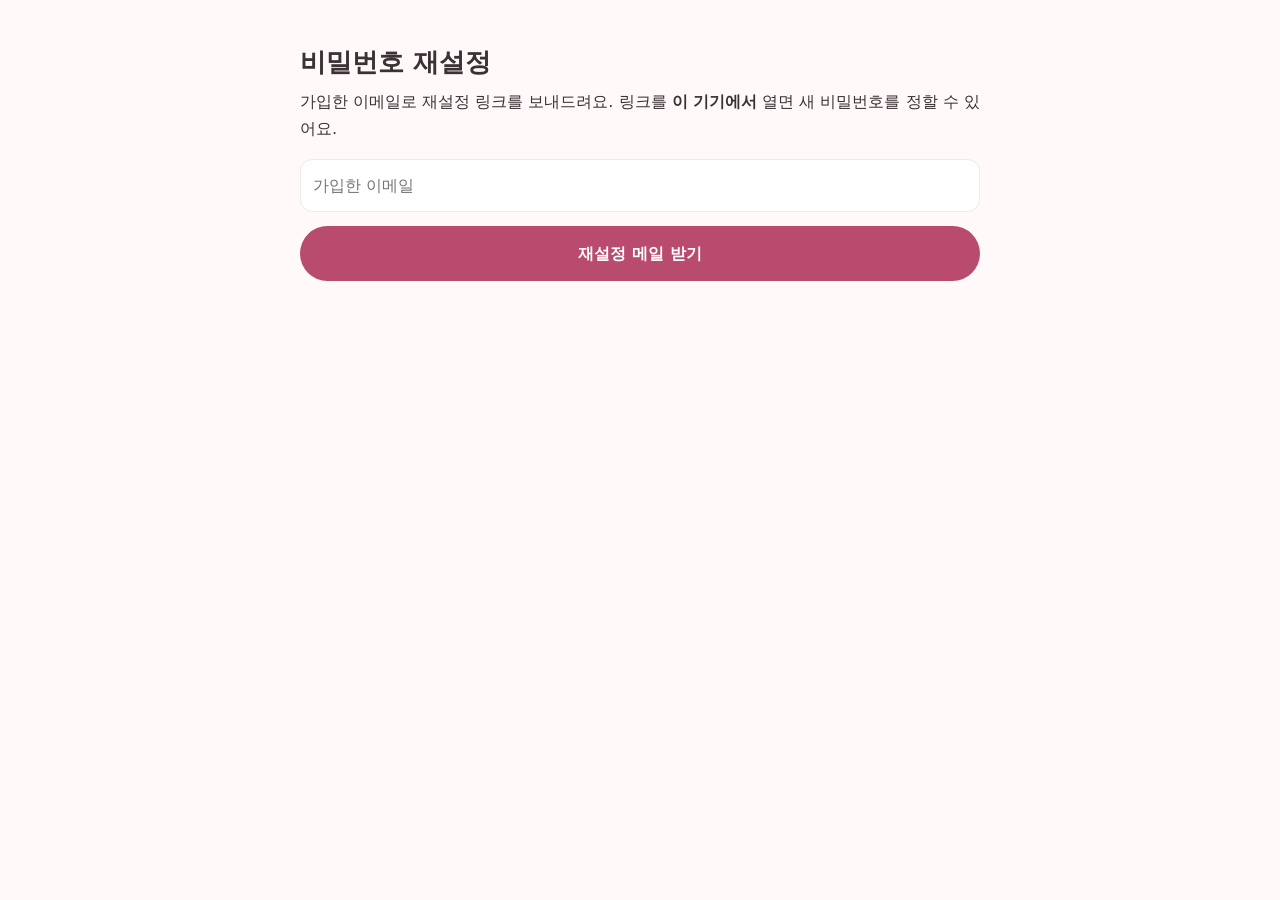
<file: reset.html>
<!DOCTYPE html>
<html lang="ko">
<head>
<meta charset="utf-8">
<meta name="viewport" content="width=device-width, initial-scale=1">
<meta name="robots" content="noindex, nofollow">
<title>여섯시 — 비밀번호 재설정</title>
<link rel="stylesheet" href="assets/legal.css">
<style>
  input { width:100%; padding:12px; border:1px solid #F1E8EA; border-radius:12px;
          font:inherit; margin-top:8px; }
  button { width:100%; padding:14px; border:0; border-radius:999px; background:#B84B6E;
           color:#fff; font:inherit; font-weight:700; margin-top:14px; cursor:pointer; }
  button:disabled { opacity:.5; }
  .msg { margin-top:14px; padding:12px; border-radius:12px; font-size:14px; }
  .ok { background:#E3F1EC; color:#2A6F5F; }
  .err { background:#FBEAE8; color:#B53D37; }
</style>
</head>
<body>
<main class="wrap">
  <h1>비밀번호 재설정</h1>
  <p>가입한 이메일로 재설정 링크를 보내드려요. 링크를 <b>이 기기에서</b> 열면 새 비밀번호를 정할 수 있어요.</p>

  <!-- ① 메일 요청 (이 페이지에서 보내야 한다 — 아래 주석 참고) -->
  <div id="ask">
    <input id="email" type="email" placeholder="가입한 이메일" autocomplete="username">
    <button id="send">재설정 메일 받기</button>
  </div>

  <!-- ② 메일 링크로 돌아왔을 때 -->
  <div id="form" style="display:none">
    <input id="pw" type="password" placeholder="새 비밀번호 (6자 이상)" autocomplete="new-password">
    <input id="pw2" type="password" placeholder="새 비밀번호 확인" autocomplete="new-password">
    <button id="go">변경하기</button>
  </div>

  <div id="msg"></div>
</main>

<script type="module">
import { createClient } from 'https://esm.sh/@supabase/supabase-js@2';

// anon 키는 공개 전제다. 이 페이지가 할 수 있는 일은 메일 링크로 받은 세션의
// 비밀번호를 바꾸는 것뿐이고, 그 세션은 Supabase 가 발급·검증한다.
// **메일 링크로 들어왔는지**를 클라이언트가 URL 을 지우기 전에 잡아 둔다.
// 폼은 이때만 보여준다. supabase-js 는 세션을 localStorage 에 남기므로, 한 번 재설정한
// 브라우저는 다음에 그냥 들어와도 세션이 살아 있다 — 세션만 보고 폼을 띄우면 그 기기를
// 집어 든 누구든 메일 없이 비밀번호를 바꿀 수 있었다(2026-09-13 실기기에서 발견).
const params = new URLSearchParams(location.search);
const fromLink = params.has('code');
const linkError = params.has('error') || location.hash.includes('error');

const sb = createClient(
  'https://snszyugzoxektvcyydya.supabase.co',
  'sb_publishable_3a09zQjtuhXN8CV0g7NnaQ_kGTtqlNC',
  { auth: { detectSessionInUrl: true, flowType: 'pkce' } }
);

const $ = (id) => document.getElementById(id);
function say(text, cls) {
  $('msg').className = 'msg ' + cls;
  $('msg').textContent = text;
}

// ⚠ 재설정 메일은 **이 페이지에서** 보낸다. 앱에서 보내면 안 된다 —
// supabase_flutter 는 기본이 PKCE 라 code_verifier 가 앱 저장소에 저장되는데,
// 메일 링크는 브라우저로 열린다. 브라우저에는 verifier 가 없어 ?code= 교환이 실패한다.
// 요청과 교환이 같은 브라우저에서 일어나야 흐름이 닫힌다.
async function sendMail() {
  const email = $('email').value.trim();
  if (!email.includes('@')) return say('이메일을 확인해주세요.', 'err');
  $('send').disabled = true;
  const { error } = await sb.auth.resetPasswordForEmail(email, {
    redirectTo: location.origin + location.pathname,
  });
  $('send').disabled = false;
  // 계정이 있든 없든 같은 문구를 보여준다 — 응답이 갈리면 가입 여부가 새어 나간다.
  if (error) console.warn(error);
  // 요청 한도는 계정 유무와 무관하게 걸리므로 알려도 가입 여부가 새지 않는다.
  // 알리지 않으면 "보냈어요" 를 믿고 오지 않는 메일을 기다린다.
  if (error && (error.status === 429 || String(error.code).startsWith('over_'))) {
    return say('메일을 너무 자주 요청했어요. 잠시 후 다시 시도해주세요.', 'err');
  }
  say('메일을 보냈어요. 메일의 링크를 이 기기에서 열어주세요.', 'ok');
}

// detectSessionInUrl 이 ?code= 를 자동으로 교환한다. 잠깐 걸리므로 이벤트도 함께 듣는다.
function showNewPasswordForm() {
  $('ask').style.display = 'none';
  $('form').style.display = 'block';
  say('새 비밀번호를 정해주세요.', 'ok');
}

const { data: { session } } = await sb.auth.getSession();
if (fromLink && session) {
  showNewPasswordForm();
} else {
  // 링크 없이 들어왔는데 지난번 세션이 남아 있으면 이 브라우저에서만 지운다.
  if (session) await sb.auth.signOut({ scope: 'local' });
  if (linkError) {
    say('링크가 만료됐거나 올바르지 않아요. 아래에서 다시 요청해주세요.', 'err');
  } else if (fromLink) {
    // 교환 실패 — 대개 메일을 요청한 브라우저와 링크를 연 브라우저가 다를 때다.
    say('링크를 열지 못했어요. 메일을 요청한 브라우저에서 링크를 열거나, 아래에서 다시 요청해주세요.', 'err');
  }
}

$('send').onclick = sendMail;
$('email').addEventListener('keydown', (e) => { if (e.key === 'Enter') sendMail(); });

$('go').onclick = async () => {
  const pw = $('pw').value, pw2 = $('pw2').value;
  if (pw.length < 6) return say('비밀번호는 6자 이상이어야 해요.', 'err');
  if (pw !== pw2) return say('두 비밀번호가 서로 달라요.', 'err');

  $('go').disabled = true;
  const { error } = await sb.auth.updateUser({ password: pw });
  $('go').disabled = false;
  if (error) {
    // 원문(영어)을 띄우지 않는다. 앱의 lib/data/error_messages.dart 와 같은 문구.
    console.warn(error);
    const byCode = {
      same_password: '지금과 다른 비밀번호를 입력해주세요.',
      weak_password: '비밀번호가 너무 약해요. 더 길게 만들어주세요.',
      session_expired: '링크가 만료됐어요. 새로고침 후 메일을 다시 요청해주세요.',
      session_not_found: '링크가 만료됐어요. 새로고침 후 메일을 다시 요청해주세요.',
      over_request_rate_limit: '요청이 너무 많아요. 잠시 후 다시 시도해주세요.',
    };
    return say(byCode[error.code] || '바꾸지 못했어요. 잠시 후 다시 시도해주세요.', 'err');
  }

  $('form').style.display = 'none';
  // 바꾼 뒤에는 세션을 남기지 않는다 — 남기면 다음 방문자가 또 바꿀 수 있다.
  await sb.auth.signOut({ scope: 'local' });
  say('비밀번호를 바꿨어요. 앱으로 돌아가 새 비밀번호로 로그인해주세요.', 'ok');
};
</script>
</body>
</html>
</file>
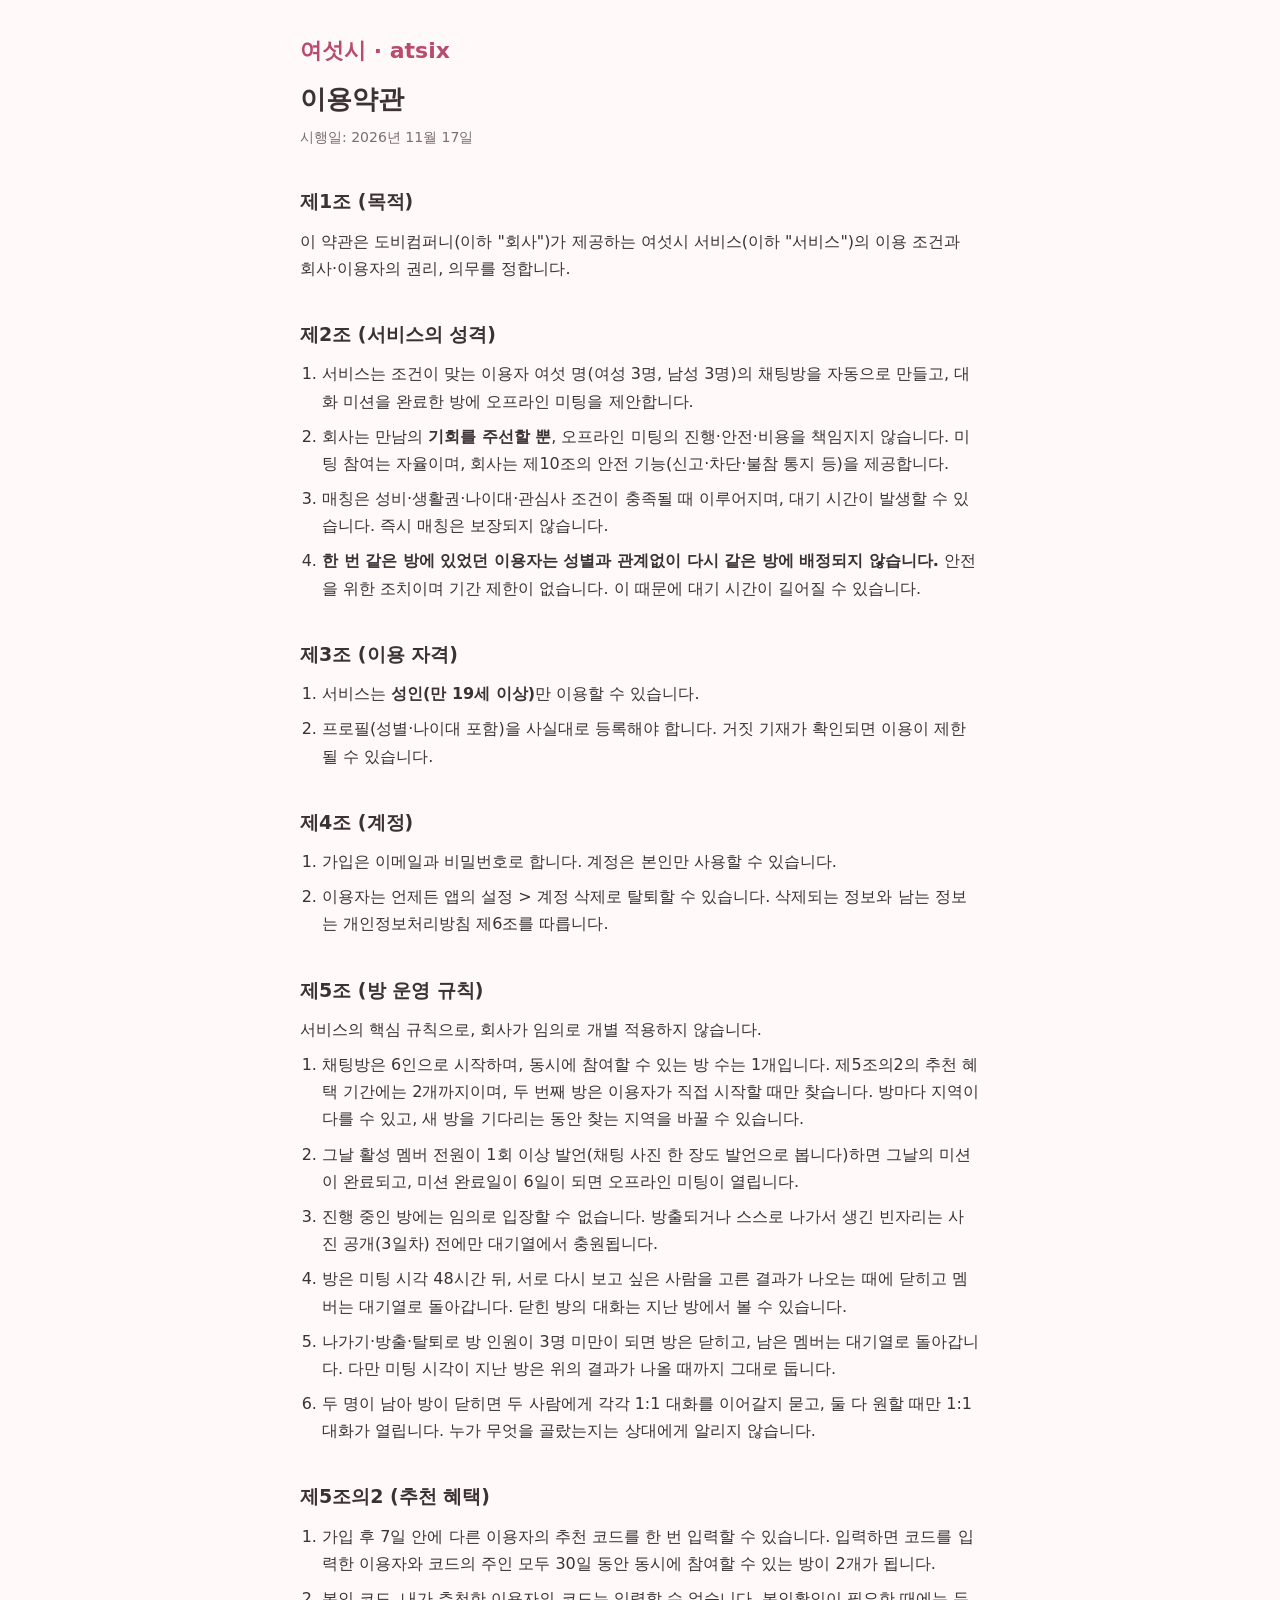
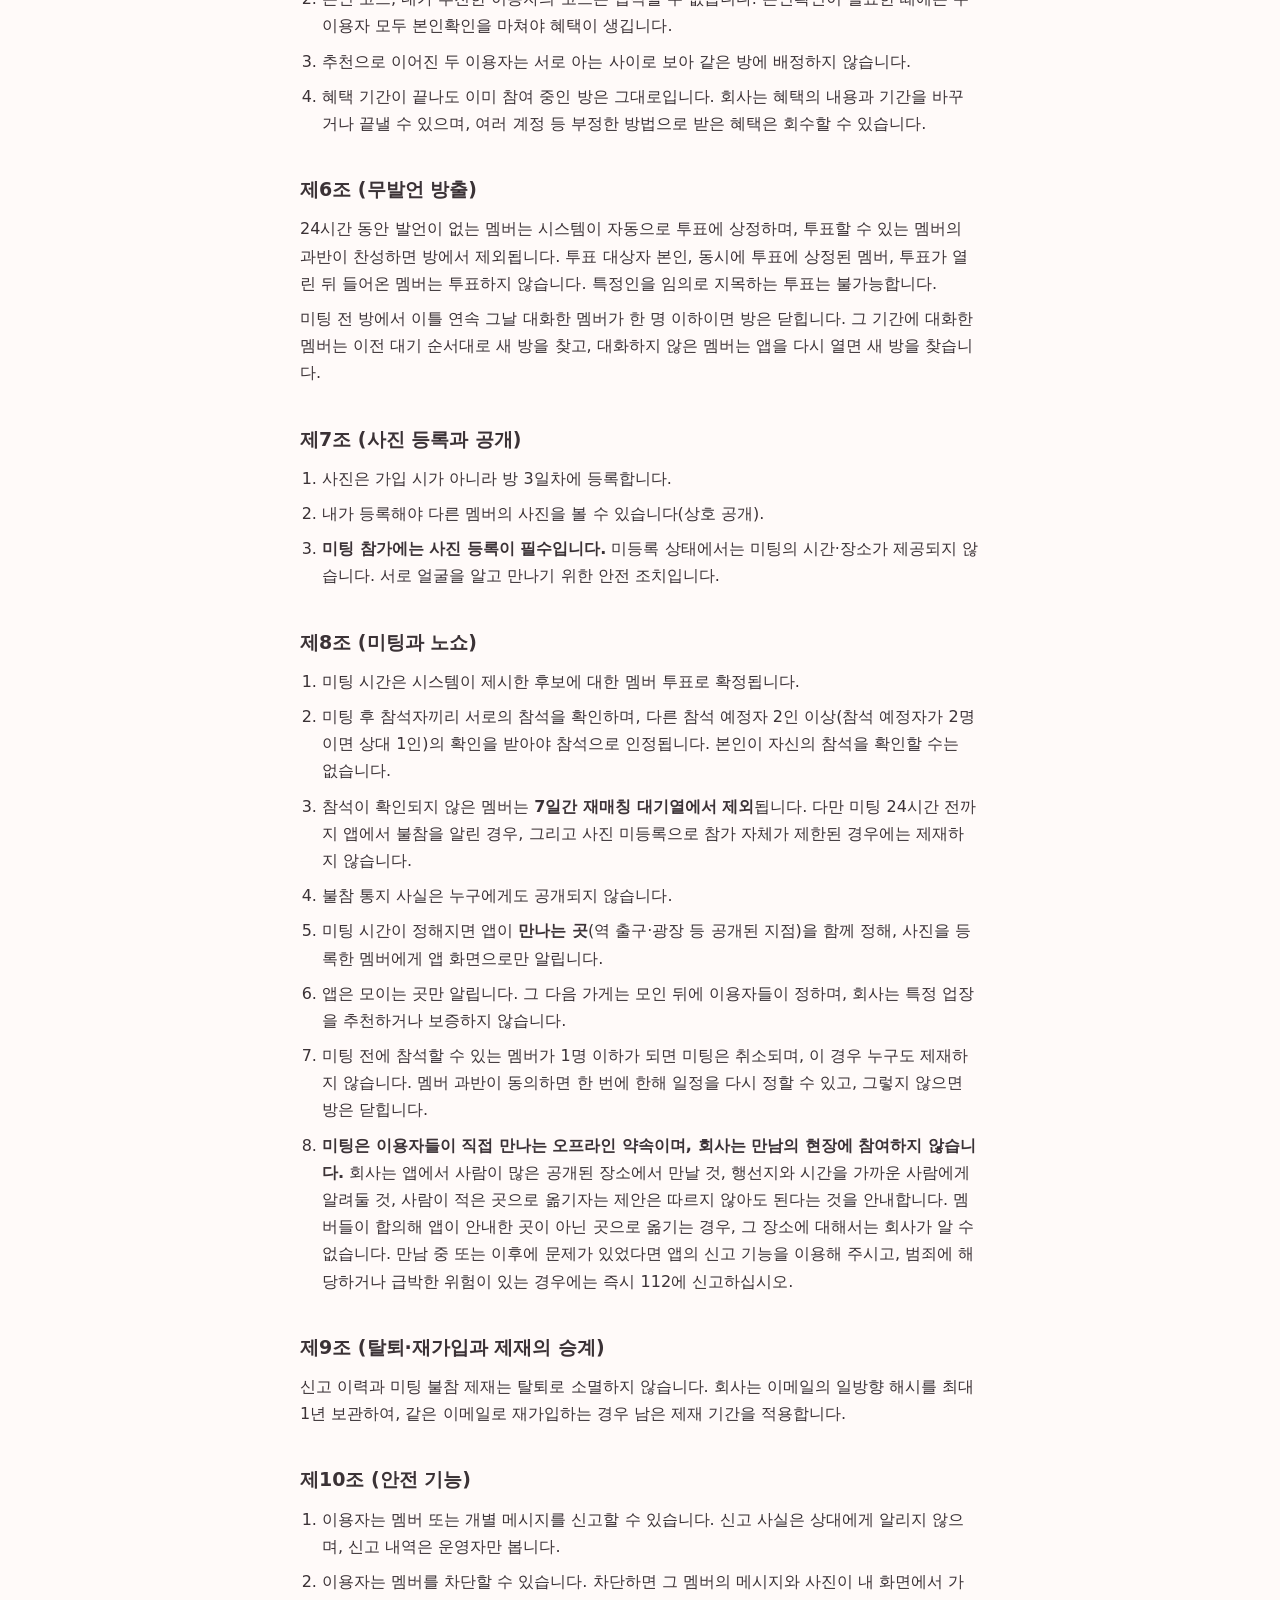
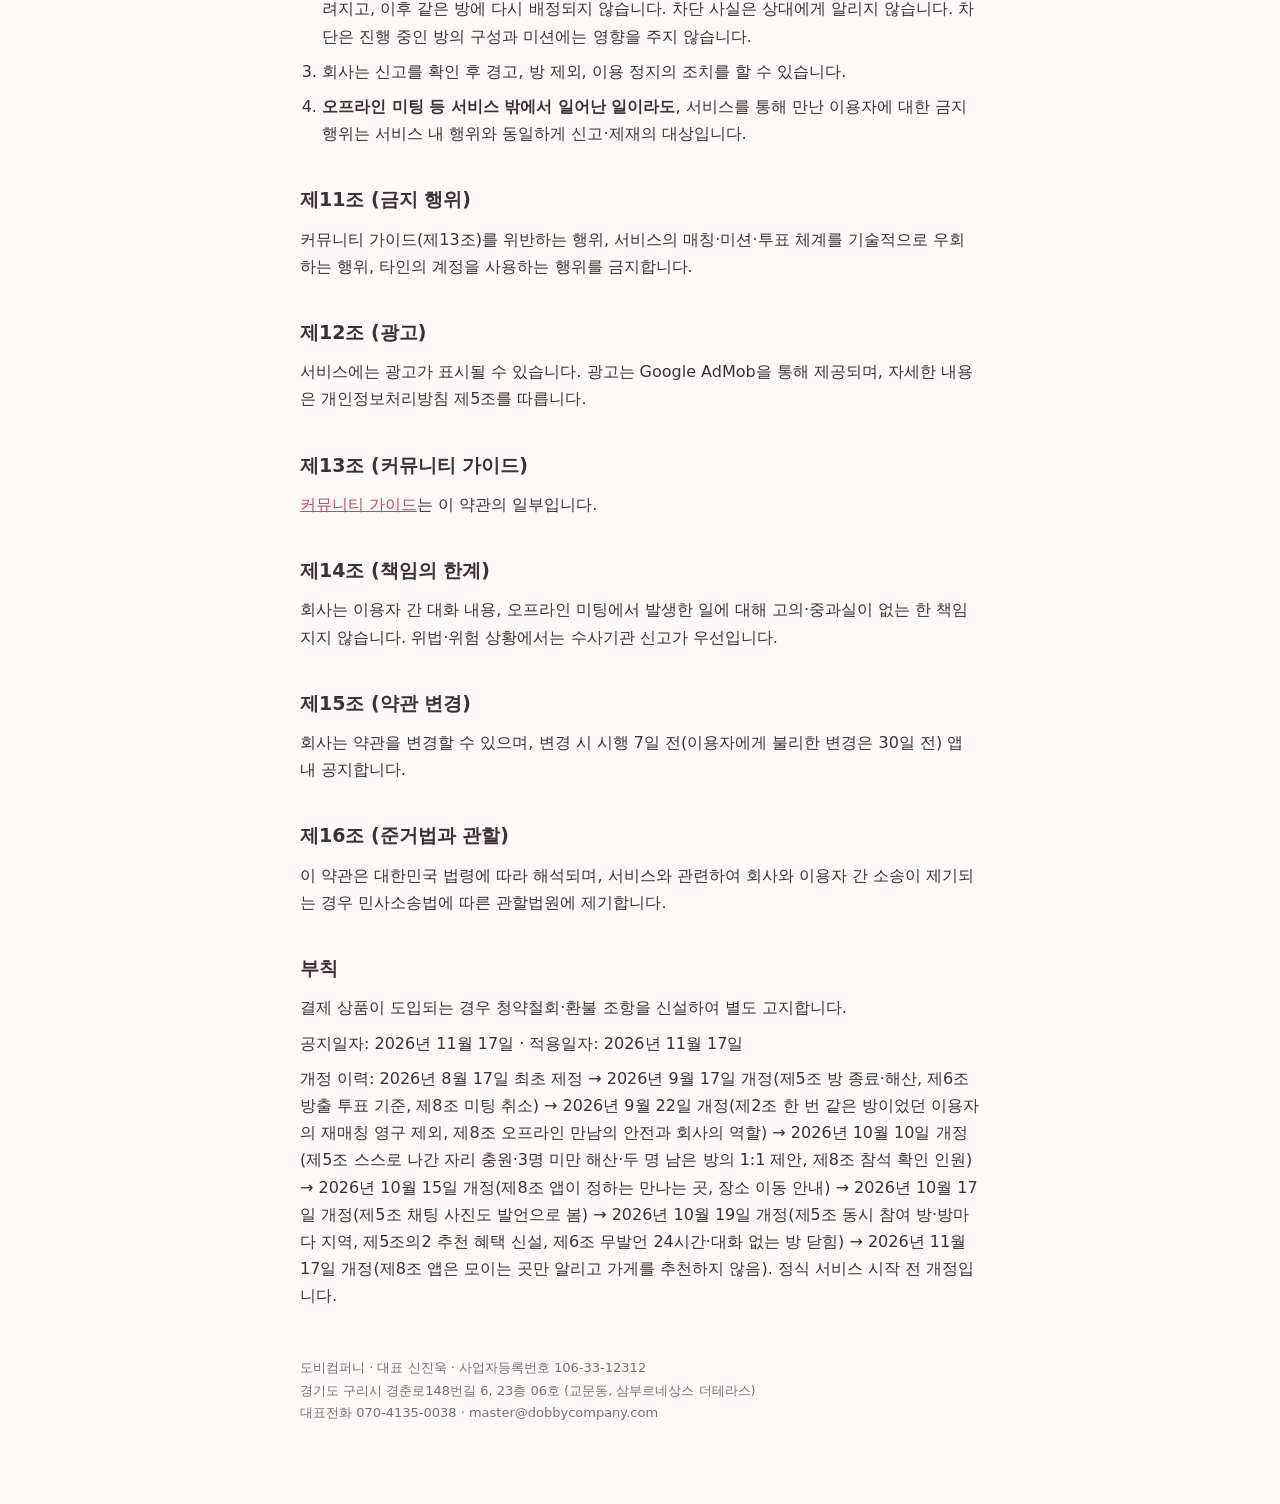
<file: terms.html>
<!DOCTYPE html>
<html lang="ko">
<head>
<meta charset="utf-8">
<meta name="viewport" content="width=device-width, initial-scale=1">
<title>여섯시 이용약관</title>
<link rel="stylesheet" href="assets/legal.css">
</head>
<body>
<div class="wrap">
  <header class="site">
    <a class="brand" href="index.html">여섯시 · atsix</a>
    <h1>이용약관</h1>
    <p class="meta">시행일: 2026년 11월 17일</p>
  </header>

  <h2>제1조 (목적)</h2>
  <p>이 약관은 도비컴퍼니(이하 "회사")가 제공하는 여섯시 서비스(이하
  "서비스")의 이용 조건과 회사·이용자의 권리, 의무를 정합니다.</p>

  <h2>제2조 (서비스의 성격)</h2>
  <ol>
    <li>서비스는 조건이 맞는 이용자 여섯 명(여성 3명, 남성 3명)의 채팅방을 자동으로 만들고,
    대화 미션을 완료한 방에 오프라인 미팅을 제안합니다.</li>
    <li>회사는 만남의 <strong>기회를 주선할 뿐</strong>, 오프라인 미팅의 진행·안전·비용을 책임지지
    않습니다. 미팅 참여는 자율이며, 회사는 제10조의 안전 기능(신고·차단·불참 통지 등)을 제공합니다.</li>
    <li>매칭은 성비·생활권·나이대·관심사 조건이 충족될 때 이루어지며, 대기 시간이 발생할 수
    있습니다. 즉시 매칭은 보장되지 않습니다.</li>
    <li><strong>한 번 같은 방에 있었던 이용자는 성별과 관계없이 다시 같은 방에 배정되지
    않습니다.</strong> 안전을 위한 조치이며 기간 제한이 없습니다. 이 때문에 대기 시간이
    길어질 수 있습니다.</li>
  </ol>

  <h2>제3조 (이용 자격)</h2>
  <ol>
    <li>서비스는 <strong>성인(만 19세 이상)</strong>만 이용할 수 있습니다.</li>
    <li>프로필(성별·나이대 포함)을 사실대로 등록해야 합니다. 거짓 기재가 확인되면 이용이
    제한될 수 있습니다.</li>
  </ol>

  <h2>제4조 (계정)</h2>
  <ol>
    <li>가입은 이메일과 비밀번호로 합니다. 계정은 본인만 사용할 수 있습니다.</li>
    <li>이용자는 언제든 앱의 설정 &gt; 계정 삭제로 탈퇴할 수 있습니다. 삭제되는 정보와 남는
    정보는 개인정보처리방침 제6조를 따릅니다.</li>
  </ol>

  <h2>제5조 (방 운영 규칙)</h2>
  <p>서비스의 핵심 규칙으로, 회사가 임의로 개별 적용하지 않습니다.</p>
  <ol>
    <li>채팅방은 6인으로 시작하며, 동시에 참여할 수 있는 방 수는 1개입니다. 제5조의2의 추천 혜택 기간에는 2개까지이며,
    두 번째 방은 이용자가 직접 시작할 때만 찾습니다. 방마다 지역이 다를 수 있고, 새 방을 기다리는 동안 찾는 지역을 바꿀 수 있습니다.</li>
    <li>그날 활성 멤버 전원이 1회 이상 발언(채팅 사진 한 장도 발언으로 봅니다)하면 그날의 미션이 완료되고, 미션 완료일이
    6일이 되면 오프라인 미팅이 열립니다.</li>
    <li>진행 중인 방에는 임의로 입장할 수 없습니다. 방출되거나 스스로 나가서 생긴 빈자리는
    사진 공개(3일차) 전에만 대기열에서 충원됩니다.</li>
    <li>방은 미팅 시각 48시간 뒤, 서로 다시 보고 싶은 사람을 고른 결과가 나오는 때에 닫히고
    멤버는 대기열로 돌아갑니다. 닫힌 방의 대화는 지난 방에서 볼 수 있습니다.</li>
    <li>나가기·방출·탈퇴로 방 인원이 3명 미만이 되면 방은 닫히고, 남은 멤버는 대기열로 돌아갑니다.
    다만 미팅 시각이 지난 방은 위의 결과가 나올 때까지 그대로 둡니다.</li>
    <li>두 명이 남아 방이 닫히면 두 사람에게 각각 1:1 대화를 이어갈지 묻고, 둘 다 원할 때만
    1:1 대화가 열립니다. 누가 무엇을 골랐는지는 상대에게 알리지 않습니다.</li>
  </ol>

  <h2>제5조의2 (추천 혜택)</h2>
  <ol>
    <li>가입 후 7일 안에 다른 이용자의 추천 코드를 한 번 입력할 수 있습니다. 입력하면 코드를 입력한 이용자와
    코드의 주인 모두 30일 동안 동시에 참여할 수 있는 방이 2개가 됩니다.</li>
    <li>본인 코드, 내가 추천한 이용자의 코드는 입력할 수 없습니다. 본인확인이 필요한 때에는 두 이용자 모두 본인확인을
    마쳐야 혜택이 생깁니다.</li>
    <li>추천으로 이어진 두 이용자는 서로 아는 사이로 보아 같은 방에 배정하지 않습니다.</li>
    <li>혜택 기간이 끝나도 이미 참여 중인 방은 그대로입니다. 회사는 혜택의 내용과 기간을 바꾸거나 끝낼 수 있으며,
    여러 계정 등 부정한 방법으로 받은 혜택은 회수할 수 있습니다.</li>
  </ol>

  <h2>제6조 (무발언 방출)</h2>
  <p>24시간 동안 발언이 없는 멤버는 시스템이 자동으로 투표에 상정하며, 투표할 수 있는
  멤버의 과반이 찬성하면 방에서 제외됩니다. 투표 대상자 본인, 동시에 투표에 상정된 멤버,
  투표가 열린 뒤 들어온 멤버는 투표하지 않습니다. 특정인을 임의로 지목하는 투표는 불가능합니다.</p>
  <p>미팅 전 방에서 이틀 연속 그날 대화한 멤버가 한 명 이하이면 방은 닫힙니다. 그 기간에 대화한 멤버는 이전 대기 순서대로
  새 방을 찾고, 대화하지 않은 멤버는 앱을 다시 열면 새 방을 찾습니다.</p>

  <h2>제7조 (사진 등록과 공개)</h2>
  <ol>
    <li>사진은 가입 시가 아니라 방 3일차에 등록합니다.</li>
    <li>내가 등록해야 다른 멤버의 사진을 볼 수 있습니다(상호 공개).</li>
    <li><strong>미팅 참가에는 사진 등록이 필수입니다.</strong> 미등록 상태에서는 미팅의 시간·장소가
    제공되지 않습니다. 서로 얼굴을 알고 만나기 위한 안전 조치입니다.</li>
  </ol>

  <h2>제8조 (미팅과 노쇼)</h2>
  <ol>
    <li>미팅 시간은 시스템이 제시한 후보에 대한 멤버 투표로 확정됩니다.</li>
    <li>미팅 후 참석자끼리 서로의 참석을 확인하며, 다른 참석 예정자 2인 이상(참석 예정자가
    2명이면 상대 1인)의 확인을 받아야 참석으로 인정됩니다. 본인이 자신의 참석을 확인할 수는 없습니다.</li>
    <li>참석이 확인되지 않은 멤버는 <strong>7일간 재매칭 대기열에서 제외</strong>됩니다. 다만 미팅
    24시간 전까지 앱에서 불참을 알린 경우, 그리고 사진 미등록으로 참가 자체가 제한된
    경우에는 제재하지 않습니다.</li>
    <li>불참 통지 사실은 누구에게도 공개되지 않습니다.</li>
    <li>미팅 시간이 정해지면 앱이 <strong>만나는 곳</strong>(역 출구·광장 등 공개된 지점)을 함께
    정해, 사진을 등록한 멤버에게 앱 화면으로만 알립니다.</li>
    <li>앱은 모이는 곳만 알립니다. 그 다음 가게는 모인 뒤에 이용자들이 정하며, 회사는 특정 업장을
    추천하거나 보증하지 않습니다.</li>
    <li>미팅 전에 참석할 수 있는 멤버가 1명 이하가 되면 미팅은 취소되며, 이 경우 누구도
    제재하지 않습니다. 멤버 과반이 동의하면 한 번에 한해 일정을 다시 정할 수 있고,
    그렇지 않으면 방은 닫힙니다.</li>
    <li><strong>미팅은 이용자들이 직접 만나는 오프라인 약속이며, 회사는 만남의 현장에
    참여하지 않습니다.</strong> 회사는 앱에서 사람이 많은 공개된 장소에서 만날 것,
    행선지와 시간을 가까운 사람에게 알려둘 것, 사람이 적은 곳으로 옮기자는
    제안은 따르지 않아도 된다는 것을 안내합니다. 멤버들이 합의해 앱이 안내한 곳이 아닌 곳으로
    옮기는 경우, 그 장소에 대해서는 회사가 알 수 없습니다.
    만남 중 또는 이후에 문제가 있었다면 앱의 신고 기능을 이용해 주시고, 범죄에 해당하거나
    급박한 위험이 있는 경우에는 즉시 112에 신고하십시오.</li>
  </ol>

  <h2>제9조 (탈퇴·재가입과 제재의 승계)</h2>
  <p>신고 이력과 미팅 불참 제재는 탈퇴로 소멸하지 않습니다. 회사는 이메일의 일방향 해시를
  최대 1년 보관하여, 같은 이메일로 재가입하는 경우 남은 제재 기간을 적용합니다.</p>

  <h2>제10조 (안전 기능)</h2>
  <ol>
    <li>이용자는 멤버 또는 개별 메시지를 신고할 수 있습니다. 신고 사실은 상대에게 알리지
    않으며, 신고 내역은 운영자만 봅니다.</li>
    <li>이용자는 멤버를 차단할 수 있습니다. 차단하면 그 멤버의 메시지와 사진이 내 화면에서
    가려지고, 이후 같은 방에 다시 배정되지 않습니다. 차단 사실은 상대에게 알리지 않습니다.
    차단은 진행 중인 방의 구성과 미션에는 영향을 주지 않습니다.</li>
    <li>회사는 신고를 확인 후 경고, 방 제외, 이용 정지의 조치를 할 수 있습니다.</li>
    <li><strong>오프라인 미팅 등 서비스 밖에서 일어난 일이라도</strong>, 서비스를 통해 만난 이용자에
    대한 금지 행위는 서비스 내 행위와 동일하게 신고·제재의 대상입니다.</li>
  </ol>

  <h2>제11조 (금지 행위)</h2>
  <p>커뮤니티 가이드(제13조)를 위반하는 행위, 서비스의 매칭·미션·투표 체계를 기술적으로
  우회하는 행위, 타인의 계정을 사용하는 행위를 금지합니다.</p>

  <h2>제12조 (광고)</h2>
  <p>서비스에는 광고가 표시될 수 있습니다. 광고는 Google AdMob을 통해 제공되며, 자세한
  내용은 개인정보처리방침 제5조를 따릅니다.</p>

  <h2>제13조 (커뮤니티 가이드)</h2>
  <p><a href="community.html">커뮤니티 가이드</a>는 이 약관의 일부입니다.</p>

  <h2>제14조 (책임의 한계)</h2>
  <p>회사는 이용자 간 대화 내용, 오프라인 미팅에서 발생한 일에 대해 고의·중과실이 없는 한
  책임지지 않습니다. 위법·위험 상황에서는 수사기관 신고가 우선입니다.</p>

  <h2>제15조 (약관 변경)</h2>
  <p>회사는 약관을 변경할 수 있으며, 변경 시 시행 7일 전(이용자에게 불리한 변경은 30일 전)
  앱 내 공지합니다.</p>

  <h2>제16조 (준거법과 관할)</h2>
  <p>이 약관은 대한민국 법령에 따라 해석되며, 서비스와 관련하여 회사와 이용자 간 소송이
  제기되는 경우 민사소송법에 따른 관할법원에 제기합니다.</p>

  <h2>부칙</h2>
  <p>결제 상품이 도입되는 경우 청약철회·환불 조항을 신설하여 별도 고지합니다.</p>
  <p>공지일자: 2026년 11월 17일 · 적용일자: 2026년 11월 17일</p>
  <p>개정 이력: 2026년 8월 17일 최초 제정 → 2026년 9월 17일 개정(제5조 방 종료·해산,
  제6조 방출 투표 기준, 제8조 미팅 취소) → 2026년 9월 22일 개정(제2조 한 번 같은 방이었던
  이용자의 재매칭 영구 제외, 제8조 오프라인 만남의 안전과 회사의 역할) → 2026년 10월 10일
  개정(제5조 스스로 나간 자리 충원·3명 미만 해산·두 명 남은 방의 1:1 제안, 제8조 참석 확인 인원)
  → 2026년 10월 15일 개정(제8조 앱이 정하는 만나는 곳, 장소 이동 안내)
  → 2026년 10월 17일 개정(제5조 채팅 사진도 발언으로 봄)
  → 2026년 10월 19일 개정(제5조 동시 참여 방·방마다 지역, 제5조의2 추천 혜택 신설, 제6조 무발언 24시간·대화 없는 방 닫힘)
  → 2026년 11월 17일 개정(제8조 앱은 모이는 곳만 알리고 가게를 추천하지 않음).
  정식 서비스 시작 전 개정입니다.</p>

  <footer>
    도비컴퍼니 · 대표 신진욱 · 사업자등록번호 106-33-12312<br>
    경기도 구리시 경춘로148번길 6, 23층 06호 (교문동, 삼부르네상스 더테라스)<br>
    대표전화 070-4135-0038 · master@dobbycompany.com
  </footer>
</div>
</body>
</html>
</file>
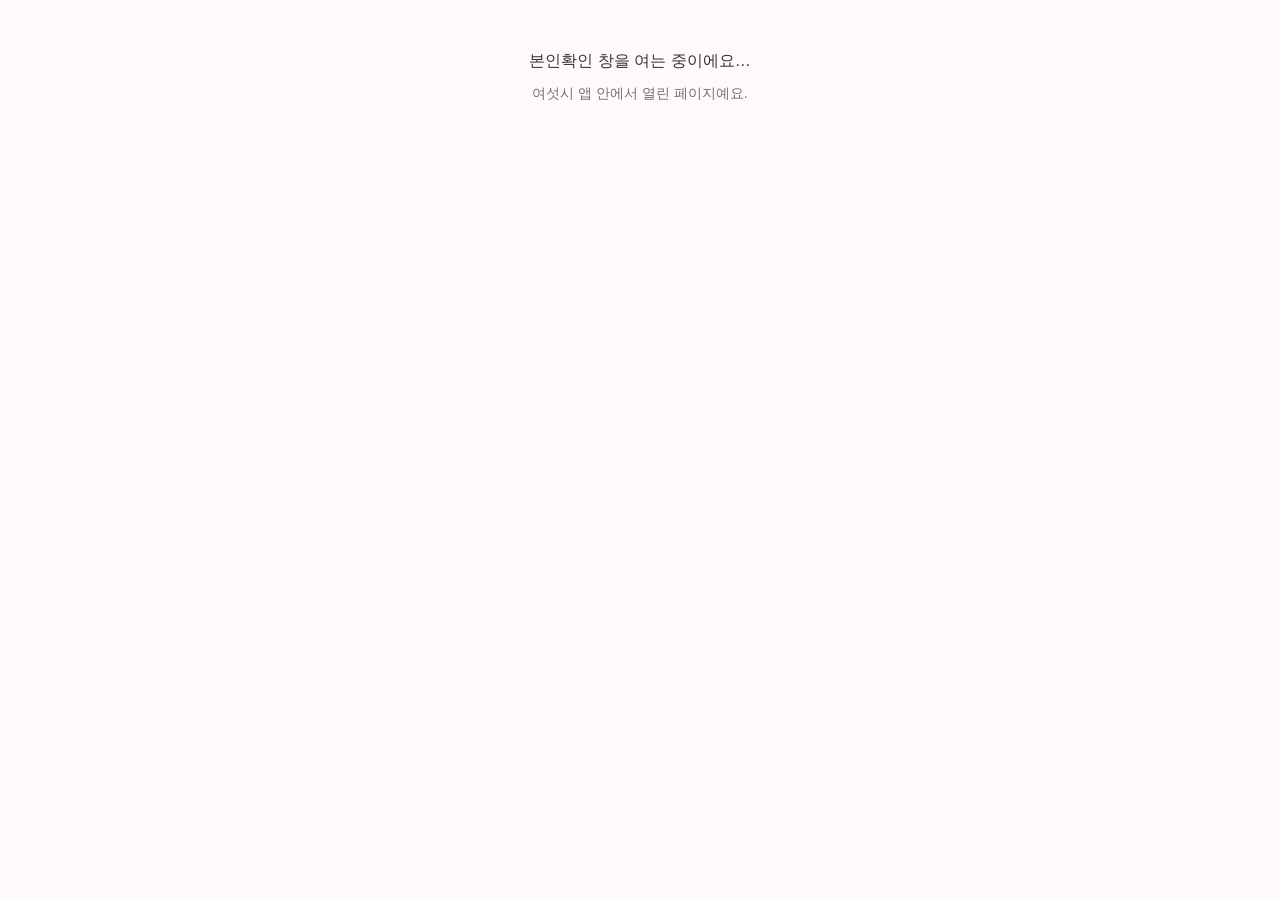
<file: verify.html>
<!doctype html>
<html lang="ko">
<head>
<meta charset="utf-8">
<meta name="viewport" content="width=device-width, initial-scale=1">
<title>본인확인 · 여섯시</title>
<!-- 포트원 V2 브라우저 SDK. 본인확인 창(KG이니시스 통합본인인증)을 연다. -->
<script src="https://cdn.portone.io/v2/browser-sdk.js"></script>
<style>
  :root { --bg: #FFFAF9; --ink: #3B3236; --muted: #7A6E73; }
  body { margin: 0; padding: 48px 20px; background: var(--bg); color: var(--ink);
         font-family: -apple-system, BlinkMacSystemFont, "Apple SD Gothic Neo", "Malgun Gothic", sans-serif;
         text-align: center; line-height: 1.6; }
  p { margin: 0 auto; max-width: 360px; }
  .sub { color: var(--muted); font-size: 14px; margin-top: 8px; }
</style>
</head>
<body>
<p id="msg">본인확인 창을 여는 중이에요…</p>
<p class="sub" id="sub">여섯시 앱 안에서 열린 페이지예요.</p>
<script type="module">
// 앱(웹뷰)이 ?id= 로 연다. store·channel 은 주소에서 받지 않는다 —
// 공식 도메인에서 남의 포트원 상점으로 창을 띄우는 길을 막는다(2026-11-21).
// 값은 app_config(공개 전제)에서 읽는다. 끝나면 ?done=1 로 돌아오고 앱이 가로챈다.
import { createClient } from 'https://esm.sh/@supabase/supabase-js@2.49.1';

const q = new URLSearchParams(location.search);
const base = location.origin + location.pathname;
const msg = document.getElementById('msg');
const sub = document.getElementById('sub');

function finish(params) {
  location.replace(base + '?' + new URLSearchParams({ done: '1', ...params }).toString());
}

async function loadPortoneConfig() {
  const sb = createClient(
    'https://snszyugzoxektvcyydya.supabase.co',
    'sb_publishable_3a09zQjtuhXN8CV0g7NnaQ_kGTtqlNC',
    { auth: { persistSession: false, autoRefreshToken: false } },
  );
  const { data, error } = await sb
    .from('app_config')
    .select('key, value')
    .in('key', ['portone_store_id', 'portone_identity_channel_key']);
  if (error) throw error;
  const map = Object.fromEntries((data ?? []).map((r) => [r.key, r.value]));
  const read = (k) => {
    const v = map[k];
    if (v == null) return '';
    return typeof v === 'string' ? v : String(v).replace(/^"|"$/g, '');
  };
  return { storeId: read('portone_store_id'), channelKey: read('portone_identity_channel_key') };
}

async function start() {
  if (q.get('done') === '1') {
    msg.textContent = '본인확인을 마쳤어요. 앱으로 돌아가는 중이에요…';
    sub.textContent = '';
    return;
  }
  const id = q.get('id') || '';
  if (!/^atsix-[0-9a-f-]{36}-[a-z0-9]{8,32}$/.test(id)) {
    msg.textContent = '잘못된 요청이에요. 앱에서 다시 시도해 주세요.';
    return;
  }
  let storeId = '';
  let channelKey = '';
  try {
    const cfg = await loadPortoneConfig();
    storeId = cfg.storeId;
    channelKey = cfg.channelKey;
  } catch (e) {
    console.warn(e);
    msg.textContent = '인증 연결을 준비하고 있어요. 잠시 뒤 앱에서 다시 시도해 주세요.';
    return;
  }
  if (!storeId || !channelKey) {
    msg.textContent = '인증 연결을 준비하고 있어요. 잠시 뒤 앱에서 다시 시도해 주세요.';
    return;
  }
  try {
    const res = await PortOne.requestIdentityVerification({
      storeId,
      identityVerificationId: id,
      channelKey,
      redirectUrl: base + '?done=1',
      // KG이니시스 통합인증은 flgFixedUser 가 없으면 창을 열지 않는다. 고객 정보를 미리 넘기지 않는다(N).
      // FRGNDInfo N: 네이버·카카오에서 검증되지 않는 성별·외국인 입력 칸을 띄우지 않는다(쓰지 않는 값).
      bypass: {
        inicisUnified: {
          flgFixedUser: 'N',
          FRGNDInfo: 'N',
          logoUrl: location.origin + location.pathname.replace(/verify\.html$/, '') + 'assets/inicis_logo.png',
        },
      },
    });
    const out = { identityVerificationId: id };
    if (res && res.code) {
      out.code = res.code;
      if (res.message) out.message = res.message;
    }
    finish(out);
  } catch (e) {
    finish({ identityVerificationId: id, code: 'CLIENT_ERROR', message: String((e && e.message) || e) });
  }
}

start();
</script>
</body>
</html>
</file>
<file: assets/legal.css>
/* 여섯시 약관 페이지 공통 스타일. 기능 우선 — 읽기 편한 문서면 충분하다. */
* { margin: 0; padding: 0; box-sizing: border-box; }
body {
  font-family: "Apple SD Gothic Neo", "Pretendard", "Noto Sans KR", system-ui, sans-serif;
  background: #FFFAF9;
  color: #3B3236;
  line-height: 1.7;
  font-size: 16px;
}
.wrap { max-width: 720px; margin: 0 auto; padding: 32px 20px 80px; }
header.site { margin-bottom: 32px; }
header.site .brand { font-size: 22px; font-weight: 800; color: #B84B6E; text-decoration: none; }
header.site .brand:hover { text-decoration: underline; }
h1 { font-size: 26px; font-weight: 800; margin: 8px 0 4px; }
.meta { font-size: 14px; color: #7A6E73; margin-bottom: 28px; }
h2 { font-size: 19px; font-weight: 800; margin: 36px 0 10px; }
h3 { font-size: 16px; font-weight: 700; margin: 24px 0 8px; }
p, li { margin-bottom: 8px; }
ul, ol { padding-left: 22px; margin-bottom: 12px; }
table { width: 100%; border-collapse: collapse; margin: 12px 0 20px; font-size: 14px; }
th, td { border: 1px solid #F1E8EA; padding: 8px 10px; text-align: left; vertical-align: top; }
th { background: #FBEEF1; font-weight: 700; }
.card {
  background: #FFFFFF; border: 1px solid #F1E8EA; border-radius: 16px;
  padding: 20px; margin-bottom: 16px;
}
a { color: #B84B6E; }
.todo {
  background: #FFF3CD; border: 1px dashed #D4A017; border-radius: 6px;
  padding: 0 6px; font-weight: 700; color: #8a6d00;
}
footer { margin-top: 48px; font-size: 13px; color: #7A6E73; }
nav.docs a { display: block; font-size: 17px; font-weight: 700; margin-bottom: 6px; }
.shots {
  display: grid;
  grid-template-columns: 1fr 1fr;
  gap: 16px;
  margin: 12px 0 8px;
}
figure.shot {
  background: #FFFFFF;
  border: 1px solid #F1E8EA;
  border-radius: 16px;
  padding: 14px 14px 12px;
  margin: 0;
}
figure.shot img {
  width: 100%;
  max-width: 280px;
  display: block;
  margin: 0 auto;
}
figure.shot figcaption {
  margin-top: 10px;
  font-size: 14px;
  color: #3B3236;
}
figure.shot figcaption strong {
  display: block;
  font-size: 15px;
  font-weight: 800;
  margin-bottom: 4px;
}
@media (max-width: 560px) {
  .shots { grid-template-columns: 1fr; }
}
@media (max-width: 480px) { body { font-size: 15px; } h1 { font-size: 22px; } }
</file>
